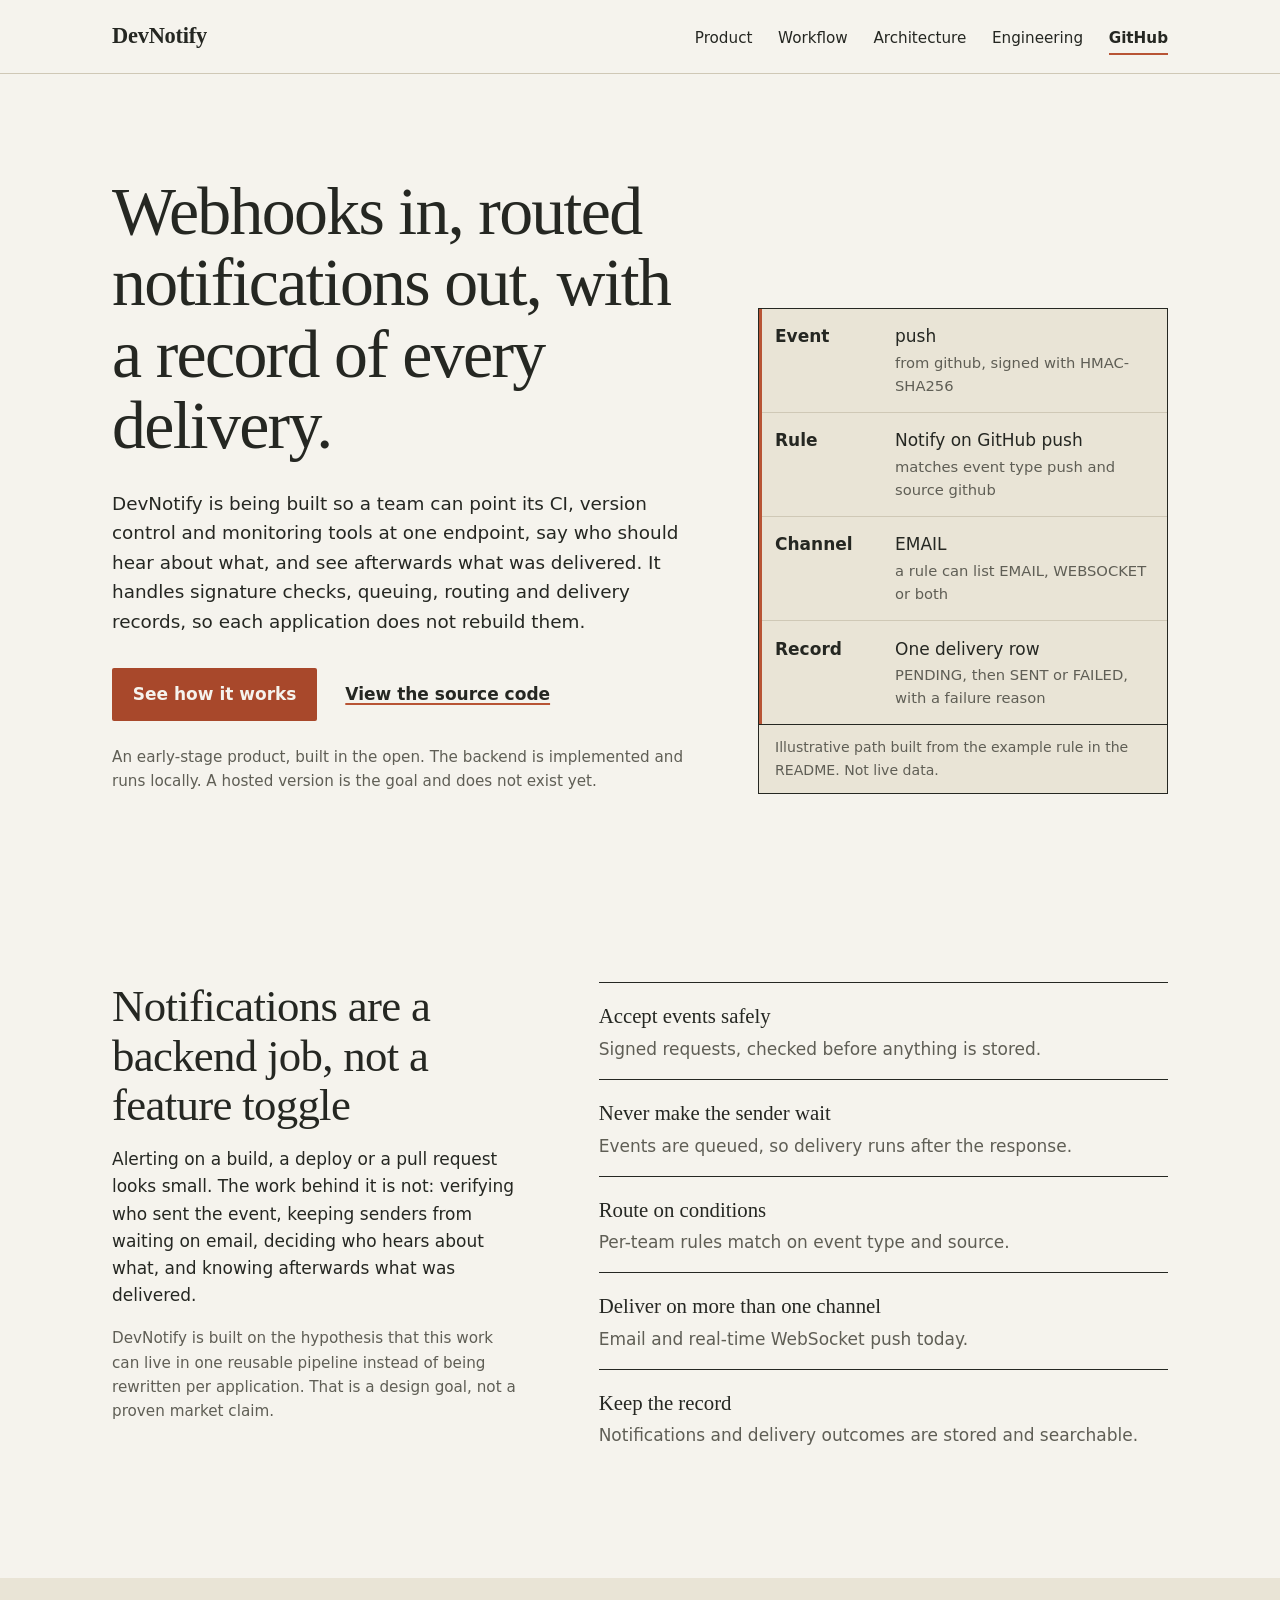
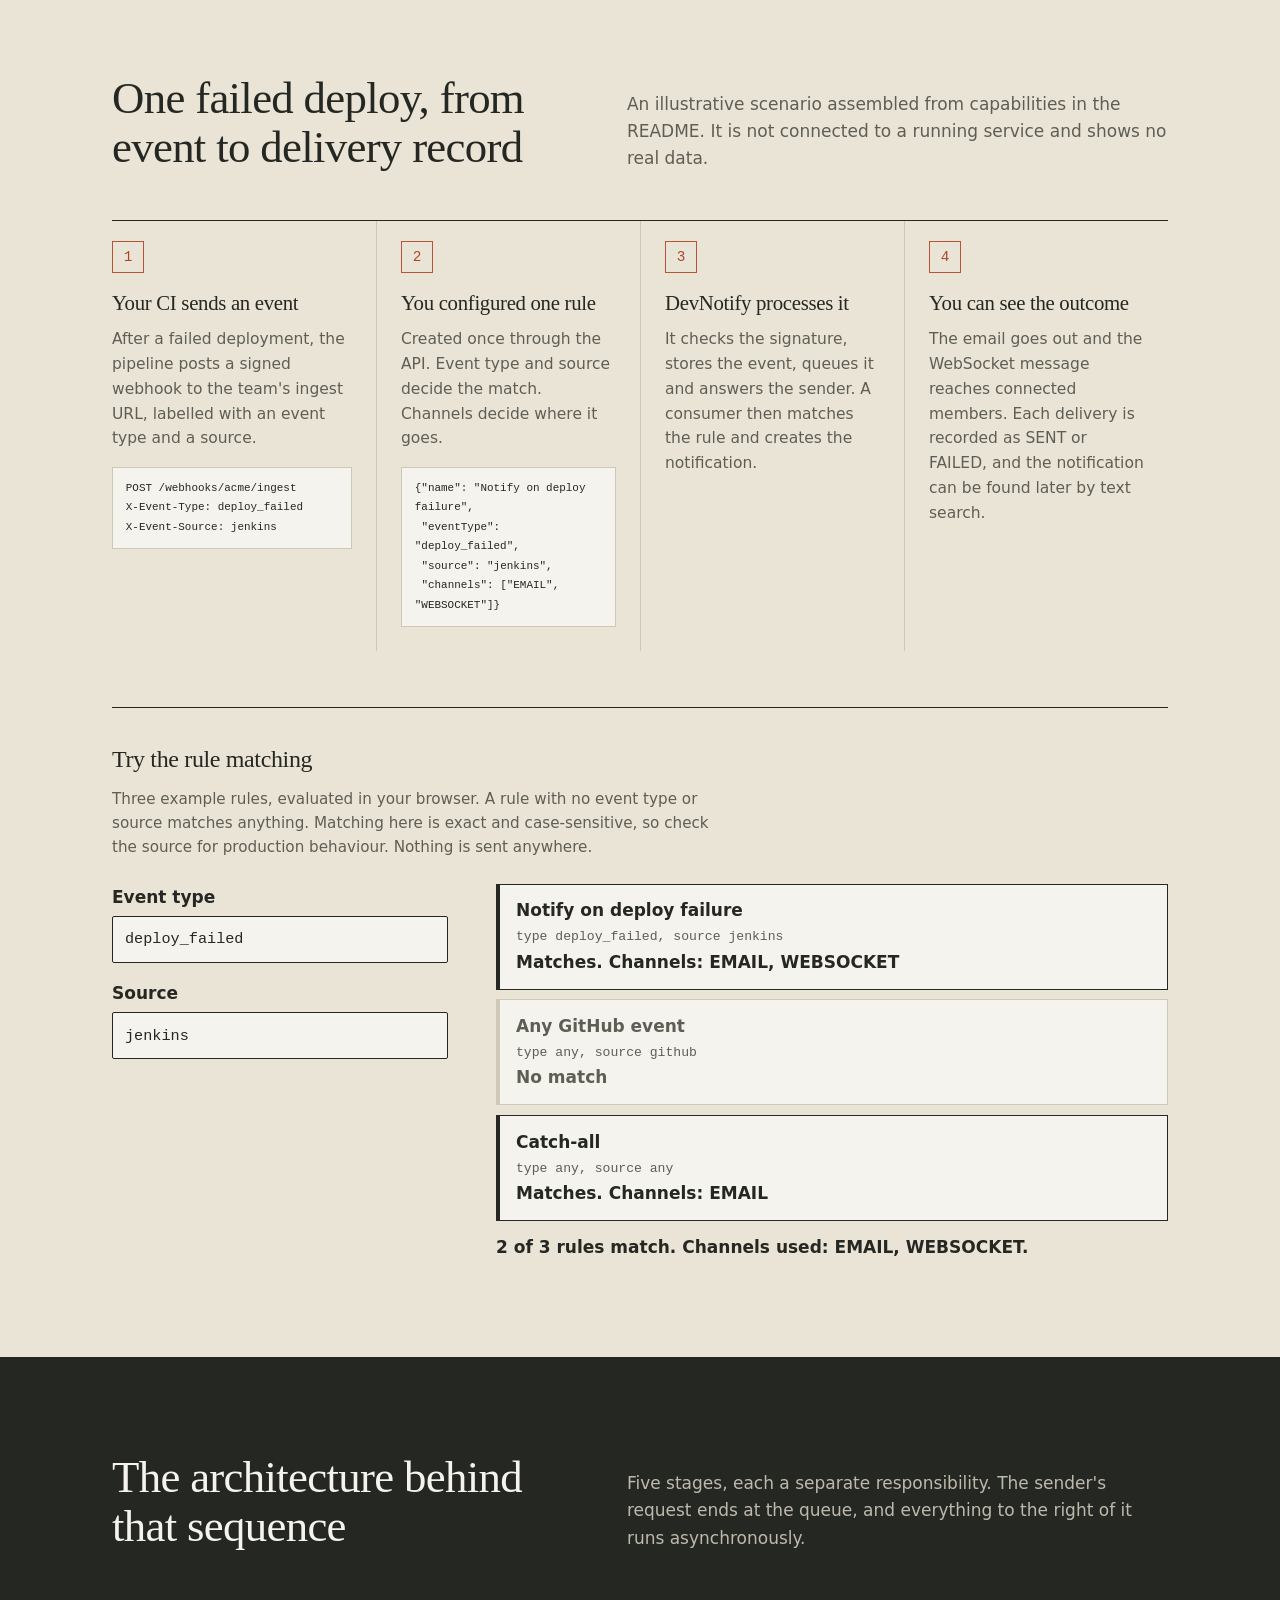
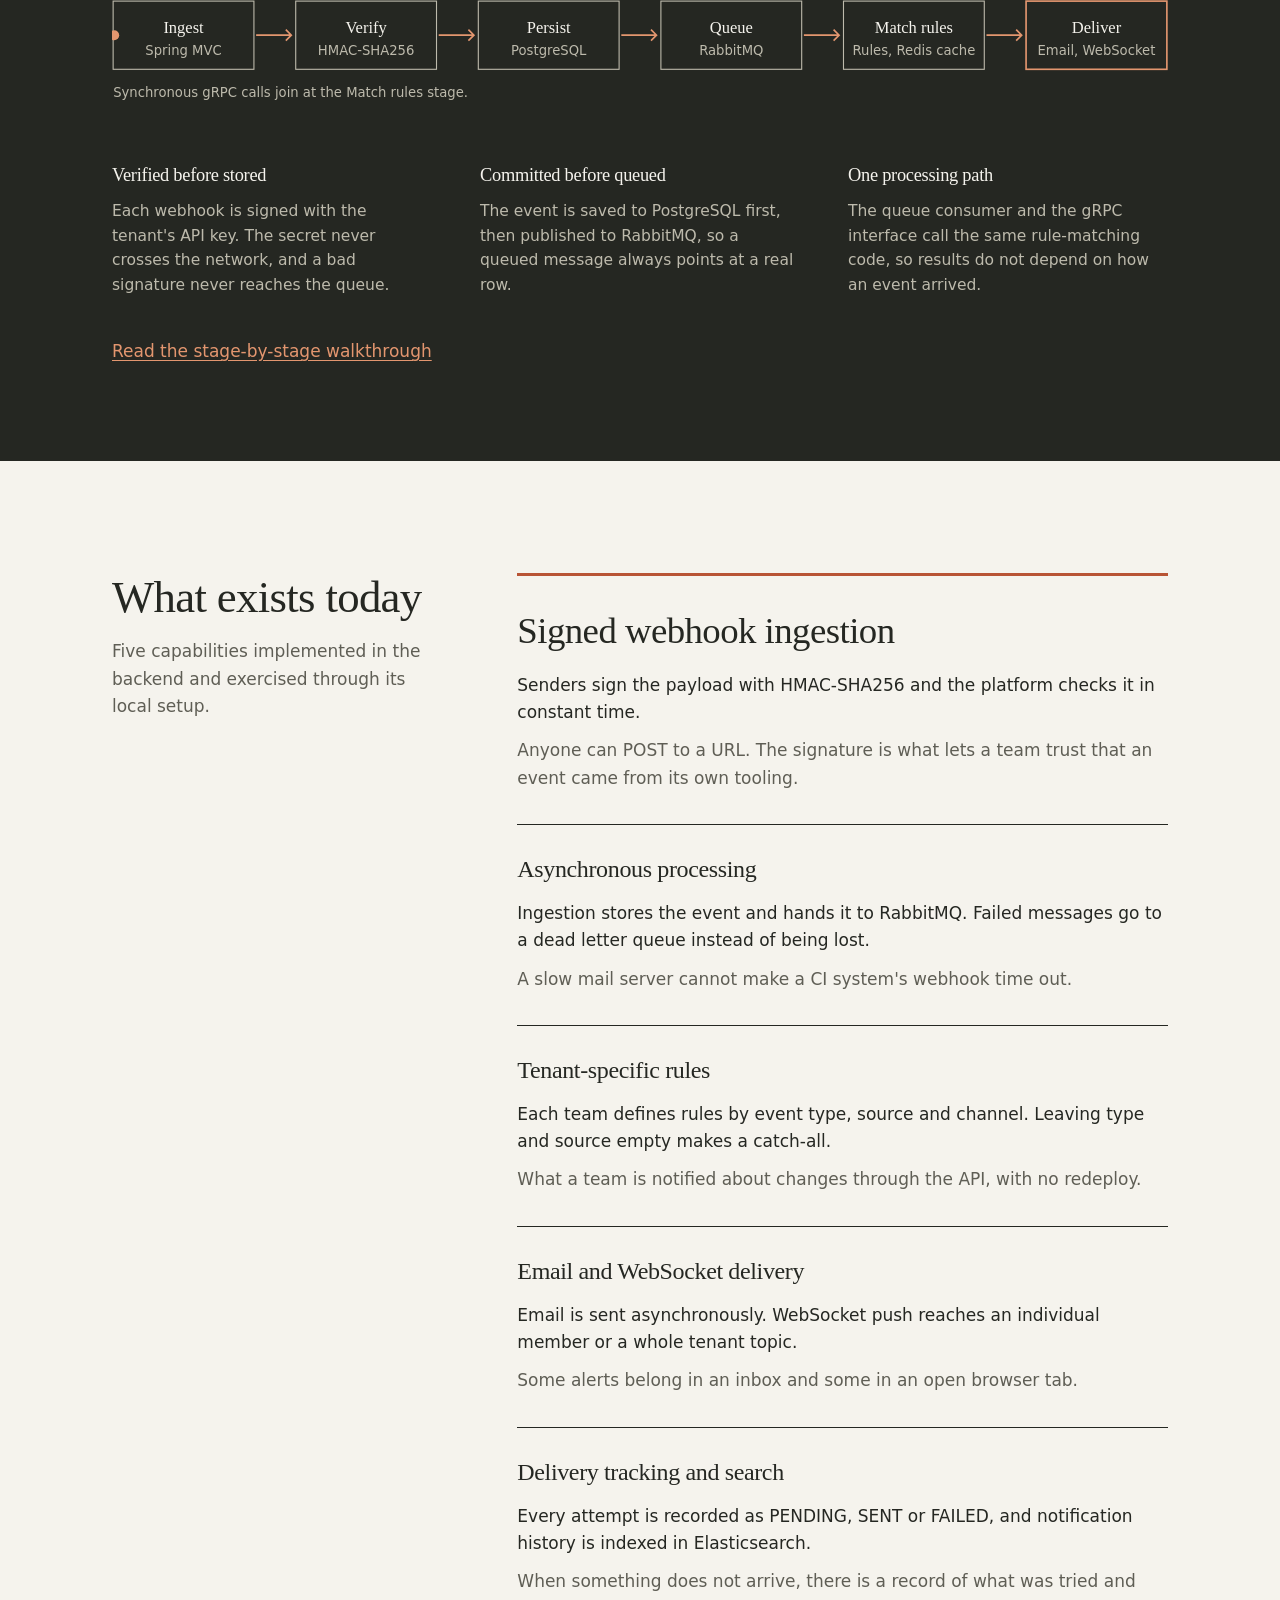
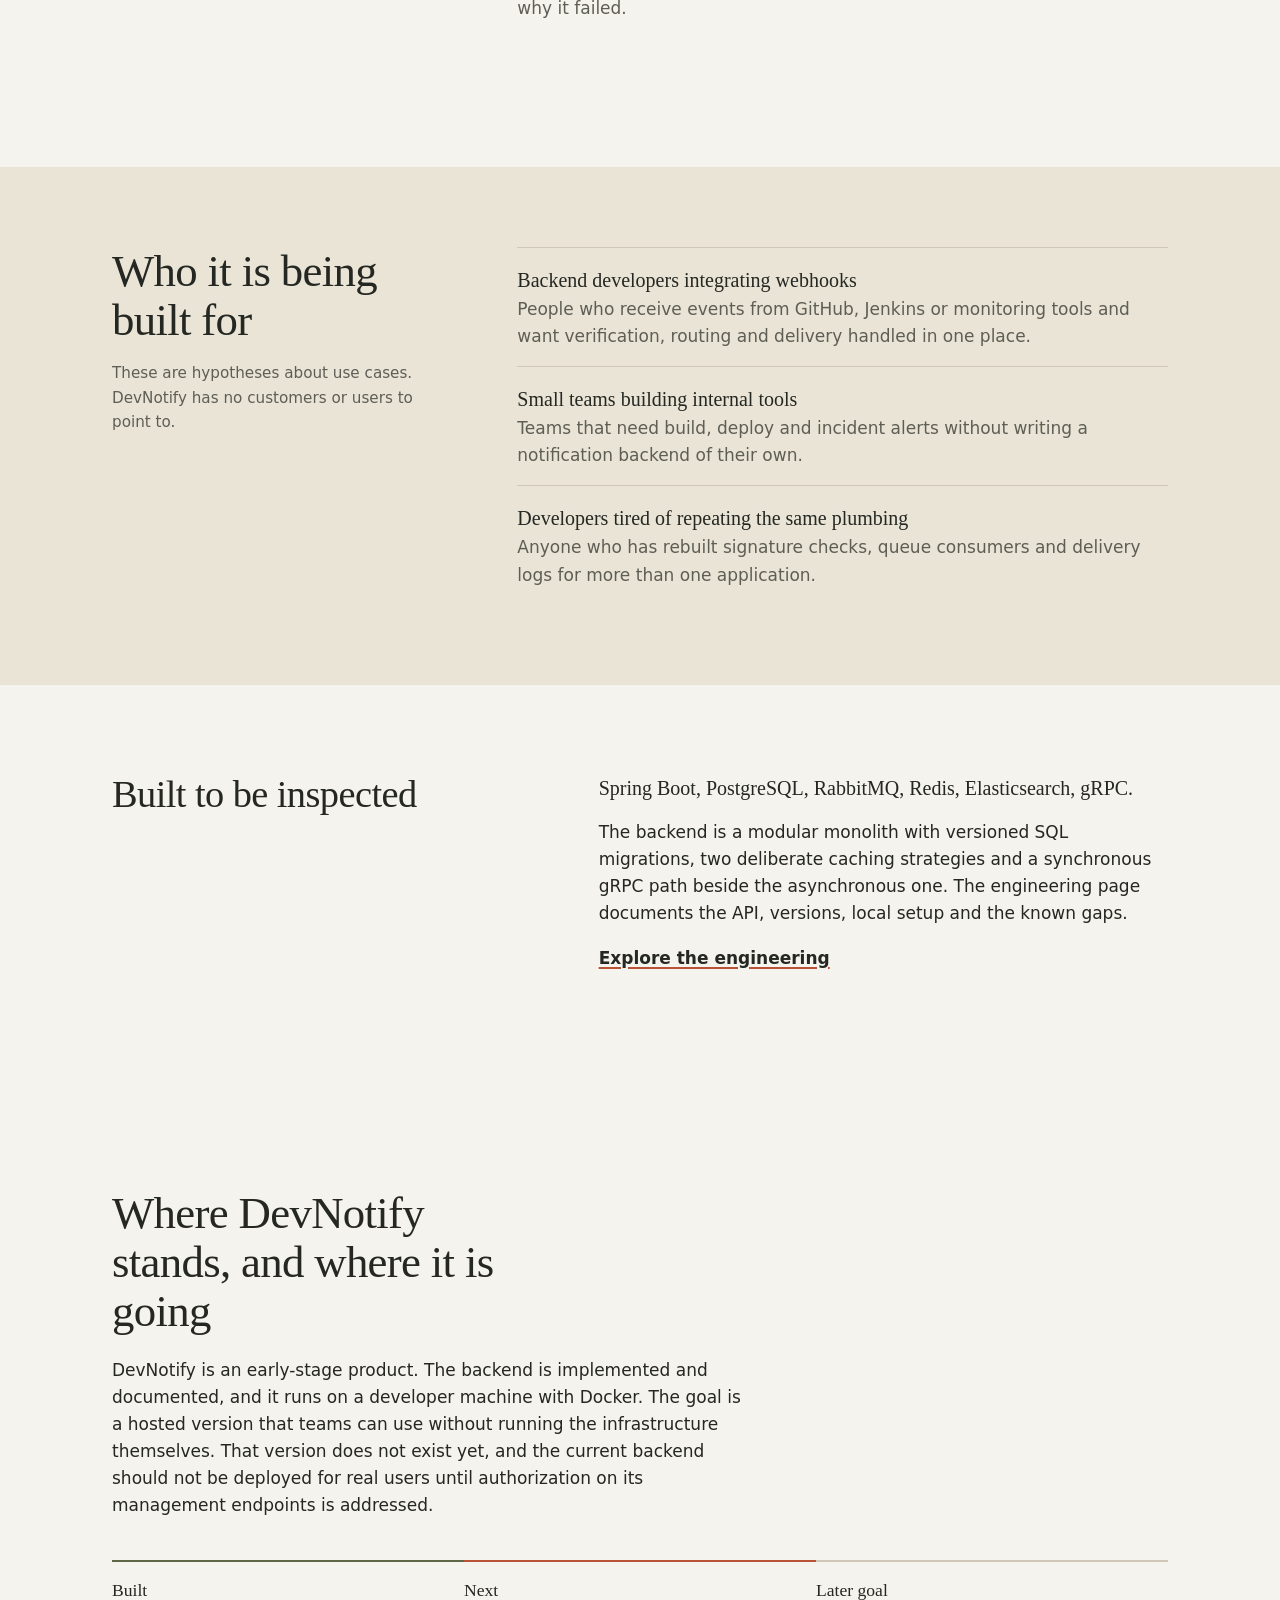
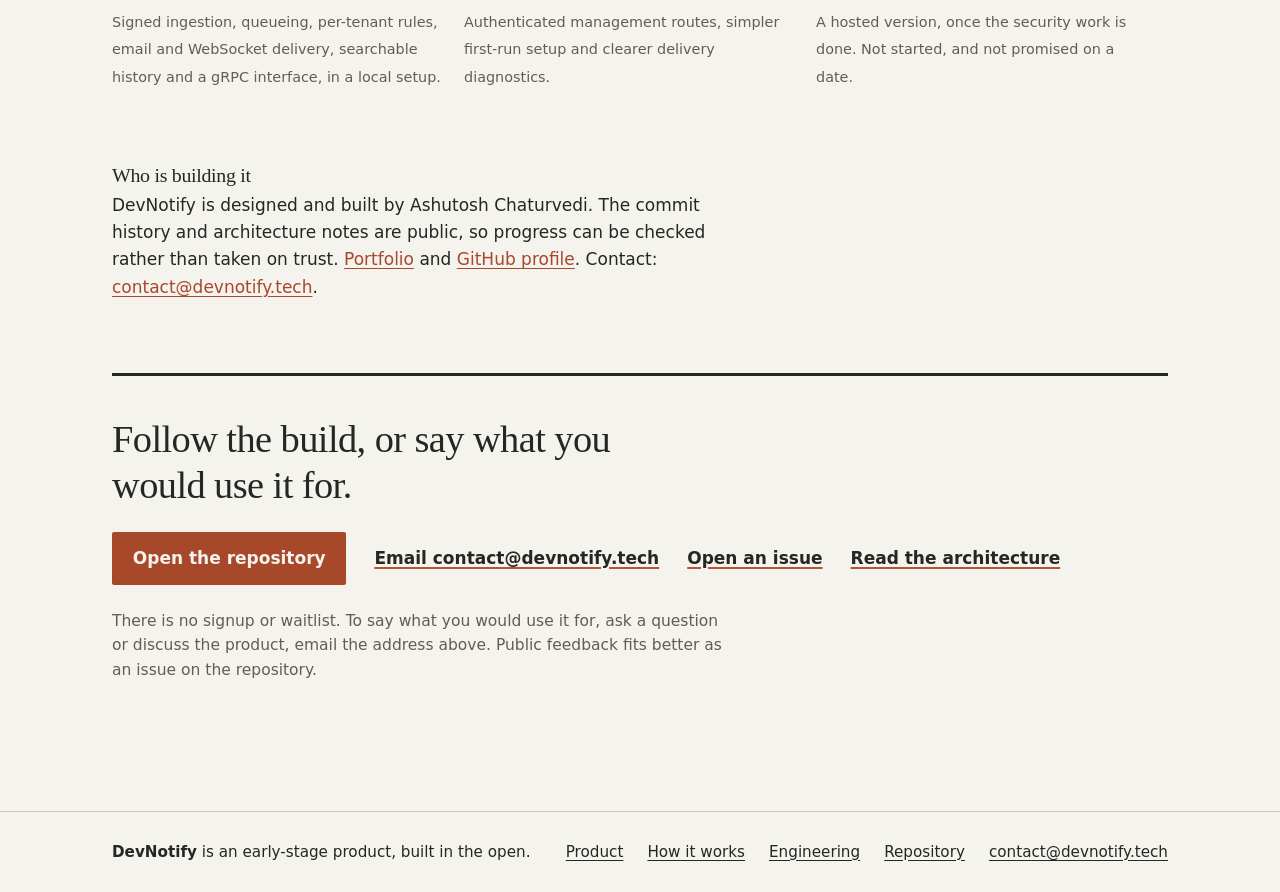
<file: index.html>
<!DOCTYPE html>
<html lang="en">
<head>
<meta charset="utf-8">
<meta name="viewport" content="width=device-width, initial-scale=1">
<title>DevNotify: a notification pipeline for the events your software produces</title>
<meta name="description" content="DevNotify is an early-stage product: an open source notification pipeline. It accepts signed events, processes them asynchronously, applies per-team rules, delivers by email and WebSocket and keeps a searchable record.">
<meta name="theme-color" content="#F5F3ED">
<link rel="canonical" href="https://devnotify.tech/">
<link rel="icon" href="favicon.svg" type="image/svg+xml">
<meta property="og:type" content="website">
<meta property="og:title" content="DevNotify">
<meta property="og:description" content="Webhooks in, routed notifications out, with a record of every delivery. An early-stage product, built in the open.">
<meta property="og:url" content="https://devnotify.tech/">
<meta name="twitter:card" content="summary">
<script>if(!(window.matchMedia&&matchMedia("(prefers-reduced-motion: reduce)").matches))document.documentElement.classList.add("js");</script>
<link rel="stylesheet" href="styles.css">
</head>
<body>
<a class="skip" href="#main">Skip to content</a>
<header class="site-header"><div class="wrap">
  <a class="wordmark" href="#top" id="top">DevNotify</a>
  <nav class="site-nav" aria-label="Primary">
    <a href="#product">Product</a><a href="#workflow">Workflow</a><a href="#how">Architecture</a><a href="engineering.html">Engineering</a>
    <a class="repo" href="https://github.com/Ashutosh-Chaturvedi/developer-notification-platform">GitHub</a>
  </nav>
</div></header>
<main id="main">

<section class="hero" aria-labelledby="hero-title"><div class="wrap">
  <div>
    <h1 class="long" id="hero-title">Webhooks in, routed notifications out, with a record of every delivery.</h1>
    <p class="lede">DevNotify is being built so a team can point its CI, version control and monitoring tools at one endpoint, say who should hear about what, and see afterwards what was delivered. It handles signature checks, queuing, routing and delivery records, so each application does not rebuild them.</p>
    <div class="actions">
      <a class="btn" href="#workflow">See how it works</a>
      <a class="textlink" href="https://github.com/Ashutosh-Chaturvedi/developer-notification-platform">View the source code</a>
    </div>
    <p class="hero-note">An early-stage product, built in the open. The backend is implemented and runs locally. A hosted version is the goal and does not exist yet.</p>
  </div>
  <figure class="ledger">
    <dl>
      <div><dt>Event</dt><dd>push<span>from github, signed with HMAC-SHA256</span></dd></div>
      <div><dt>Rule</dt><dd>Notify on GitHub push<span>matches event type push and source github</span></dd></div>
      <div><dt>Channel</dt><dd>EMAIL<span>a rule can list EMAIL, WEBSOCKET or both</span></dd></div>
      <div><dt>Record</dt><dd>One delivery row<span>PENDING, then SENT or FAILED, with a failure reason</span></dd></div>
    </dl>
    <figcaption>Illustrative path built from the example rule in the README. Not live data.</figcaption>
  </figure>
</div></section>

<section class="problem" id="product" aria-labelledby="problem-title"><div class="wrap">
  <div>
    <h2 id="problem-title">Notifications are a backend job, not a feature toggle</h2>
    <p>Alerting on a build, a deploy or a pull request looks small. The work behind it is not: verifying who sent the event, keeping senders from waiting on email, deciding who hears about what, and knowing afterwards what was delivered.</p>
    <p class="note">DevNotify is built on the hypothesis that this work can live in one reusable pipeline instead of being rewritten per application. That is a design goal, not a proven market claim.</p>
  </div>
  <dl class="resp">
    <div><dt>Accept events safely</dt><dd>Signed requests, checked before anything is stored.</dd></div>
    <div><dt>Never make the sender wait</dt><dd>Events are queued, so delivery runs after the response.</dd></div>
    <div><dt>Route on conditions</dt><dd>Per-team rules match on event type and source.</dd></div>
    <div><dt>Deliver on more than one channel</dt><dd>Email and real-time WebSocket push today.</dd></div>
    <div><dt>Keep the record</dt><dd>Notifications and delivery outcomes are stored and searchable.</dd></div>
  </dl>
</div></section>

<section class="workflow" id="workflow" aria-labelledby="wf-title"><div class="wrap">
  <div class="sec-head">
    <h2 id="wf-title">One failed deploy, from event to delivery record</h2>
    <p>An illustrative scenario assembled from capabilities in the README. It is not connected to a running service and shows no real data.</p>
  </div>
  <ol class="flow">
    <li><h3>Your CI sends an event</h3>
      <p>After a failed deployment, the pipeline posts a signed webhook to the team's ingest URL, labelled with an event type and a source.</p>
      <pre><code>POST /webhooks/acme/ingest
X-Event-Type: deploy_failed
X-Event-Source: jenkins</code></pre></li>
    <li><h3>You configured one rule</h3>
      <p>Created once through the API. Event type and source decide the match. Channels decide where it goes.</p>
      <pre><code>{"name": "Notify on deploy failure",
 "eventType": "deploy_failed",
 "source": "jenkins",
 "channels": ["EMAIL", "WEBSOCKET"]}</code></pre></li>
    <li><h3>DevNotify processes it</h3>
      <p>It checks the signature, stores the event, queues it and answers the sender. A consumer then matches the rule and creates the notification.</p></li>
    <li><h3>You can see the outcome</h3>
      <p>The email goes out and the WebSocket message reaches connected members. Each delivery is recorded as SENT or FAILED, and the notification can be found later by text search.</p></li>
  </ol>
  <div class="try" id="try">
    <h3>Try the rule matching</h3>
    <p class="note">Three example rules, evaluated in your browser. A rule with no event type or source matches anything. Matching here is exact and case-sensitive, so check the source for production behaviour. Nothing is sent anywhere.</p>
    <div class="try-grid">
      <div class="try-in">
        <label for="evt">Event type</label>
        <input id="evt" list="evts" value="deploy_failed" autocomplete="off" spellcheck="false">
        <datalist id="evts"><option value="deploy_failed"><option value="push"><option value="pull_request"></datalist>
        <label for="src">Source</label>
        <input id="src" list="srcs" value="jenkins" autocomplete="off" spellcheck="false">
        <datalist id="srcs"><option value="jenkins"><option value="github"></datalist>
      </div>
      <div>
        <ol class="try-rules" id="rules" aria-live="polite"></ol>
        <p class="try-sum" id="trysum"></p>
        <noscript><p class="note">This example needs JavaScript.</p></noscript>
      </div>
    </div>
  </div>
</div></section>

<section class="pipeline dark" id="how" aria-labelledby="how-title"><div class="wrap">
  <div class="sec-head">
    <h2 id="how-title">The architecture behind that sequence</h2>
    <p>Five stages, each a separate responsibility. The sender's request ends at the queue, and everything to the right of it runs asynchronously.</p>
  </div>
  <div class="overview" aria-hidden="true">
      <svg viewBox="0 0 960 96" xmlns="http://www.w3.org/2000/svg" focusable="false">
        <g>
          <rect class="box" x="1" y="1" width="128" height="62"/><text class="name" x="65" y="30" text-anchor="middle">Ingest</text><text class="tech" x="65" y="50" text-anchor="middle">Spring MVC</text>
          <rect class="box" x="167" y="1" width="128" height="62"/><text class="name" x="231" y="30" text-anchor="middle">Verify</text><text class="tech" x="231" y="50" text-anchor="middle">HMAC-SHA256</text>
          <rect class="box" x="333" y="1" width="128" height="62"/><text class="name" x="397" y="30" text-anchor="middle">Persist</text><text class="tech" x="397" y="50" text-anchor="middle">PostgreSQL</text>
          <rect class="box" x="499" y="1" width="128" height="62"/><text class="name" x="563" y="30" text-anchor="middle">Queue</text><text class="tech" x="563" y="50" text-anchor="middle">RabbitMQ</text>
          <rect class="box" x="665" y="1" width="128" height="62"/><text class="name" x="729" y="30" text-anchor="middle">Match rules</text><text class="tech" x="729" y="50" text-anchor="middle">Rules, Redis cache</text>
          <rect class="box last" x="831" y="1" width="128" height="62"/><text class="name" x="895" y="30" text-anchor="middle">Deliver</text><text class="tech" x="895" y="50" text-anchor="middle">Email, WebSocket</text>
        </g>
        <g class="arrow">
          <path d="M131 32h32M158 27l5 5-5 5"/><path d="M297 32h32M324 27l5 5-5 5"/><path d="M463 32h32M490 27l5 5-5 5"/><path d="M629 32h32M656 27l5 5-5 5"/><path d="M795 32h32M822 27l5 5-5 5"/>
        </g>
        <circle class="packet" cx="2" cy="32" r="4.5"/>
        <text class="tech" x="1" y="88">Synchronous gRPC calls join at the Match rules stage.</text>
      </svg>
    </div>
  <div class="decisions">
    <div><h3>Verified before stored</h3><p>Each webhook is signed with the tenant's API key. The secret never crosses the network, and a bad signature never reaches the queue.</p></div>
    <div><h3>Committed before queued</h3><p>The event is saved to PostgreSQL first, then published to RabbitMQ, so a queued message always points at a real row.</p></div>
    <div><h3>One processing path</h3><p>The queue consumer and the gRPC interface call the same rule-matching code, so results do not depend on how an event arrived.</p></div>
  </div>
  <p class="more"><a href="engineering.html#pipeline">Read the stage-by-stage walkthrough</a></p>
</div></section>

<section class="features" id="capabilities" aria-labelledby="cap-title"><div class="wrap">
  <div class="intro">
    <h2 id="cap-title">What exists today</h2>
    <p>Five capabilities implemented in the backend and exercised through its local setup.</p>
  </div>
  <div>
    <article class="feat major"><h3>Signed webhook ingestion</h3>
      <p>Senders sign the payload with HMAC-SHA256 and the platform checks it in constant time.</p>
      <p class="why">Anyone can POST to a URL. The signature is what lets a team trust that an event came from its own tooling.</p></article>
    <article class="feat"><h3>Asynchronous processing</h3>
      <p>Ingestion stores the event and hands it to RabbitMQ. Failed messages go to a dead letter queue instead of being lost.</p>
      <p class="why">A slow mail server cannot make a CI system's webhook time out.</p></article>
    <article class="feat"><h3>Tenant-specific rules</h3>
      <p>Each team defines rules by event type, source and channel. Leaving type and source empty makes a catch-all.</p>
      <p class="why">What a team is notified about changes through the API, with no redeploy.</p></article>
    <article class="feat"><h3>Email and WebSocket delivery</h3>
      <p>Email is sent asynchronously. WebSocket push reaches an individual member or a whole tenant topic.</p>
      <p class="why">Some alerts belong in an inbox and some in an open browser tab.</p></article>
    <article class="feat"><h3>Delivery tracking and search</h3>
      <p>Every attempt is recorded as PENDING, SENT or FAILED, and notification history is indexed in Elasticsearch.</p>
      <p class="why">When something does not arrive, there is a record of what was tried and why it failed.</p></article>
  </div>
</div></section>

<section class="who" aria-labelledby="who-title"><div class="wrap">
  <div><h2 id="who-title">Who it is being built for</h2><p class="note">These are hypotheses about use cases. DevNotify has no customers or users to point to.</p></div>
  <ul>
    <li><strong>Backend developers integrating webhooks</strong><span>People who receive events from GitHub, Jenkins or monitoring tools and want verification, routing and delivery handled in one place.</span></li>
    <li><strong>Small teams building internal tools</strong><span>Teams that need build, deploy and incident alerts without writing a notification backend of their own.</span></li>
    <li><strong>Developers tired of repeating the same plumbing</strong><span>Anyone who has rebuilt signature checks, queue consumers and delivery logs for more than one application.</span></li>
  </ul>
</div></section>

<section class="craft" aria-labelledby="craft-title"><div class="wrap">
  <h2 id="craft-title">Built to be inspected</h2>
  <div>
    <p class="stackline">Spring Boot, PostgreSQL, RabbitMQ, Redis, Elasticsearch, gRPC.</p>
    <p>The backend is a modular monolith with versioned SQL migrations, two deliberate caching strategies and a synchronous gRPC path beside the asynchronous one. The engineering page documents the API, versions, local setup and the known gaps.</p>
    <p><a class="textlink" href="engineering.html">Explore the engineering</a></p>
  </div>
</div></section>

<section class="status" id="status" aria-labelledby="status-title"><div class="wrap">
  <h2 id="status-title">Where DevNotify stands, and where it is going</h2>
  <p class="lead">DevNotify is an early-stage product. The backend is implemented and documented, and it runs on a developer machine with Docker. The goal is a hosted version that teams can use without running the infrastructure themselves. That version does not exist yet, and the current backend should not be deployed for real users until authorization on its management endpoints is addressed.</p>
  <ol class="phases three">
    <li class="built"><strong>Built</strong><span>Signed ingestion, queueing, per-tenant rules, email and WebSocket delivery, searchable history and a gRPC interface, in a local setup.</span></li>
    <li class="next"><strong>Next</strong><span>Authenticated management routes, simpler first-run setup and clearer delivery diagnostics.</span></li>
    <li class="later"><strong>Later goal</strong><span>A hosted version, once the security work is done. Not started, and not promised on a date.</span></li>
  </ol>
  <h3>Who is building it</h3>
  <p class="founder">DevNotify is designed and built by Ashutosh Chaturvedi. The commit history and architecture notes are public, so progress can be checked rather than taken on trust. <a href="https://ashutoshchaturvedi.me">Portfolio</a> and <a href="https://github.com/Ashutosh-Chaturvedi">GitHub profile</a>. Contact: <a href="mailto:contact@devnotify.tech">contact@devnotify.tech</a>.</p>
  <div class="close">
    <p class="big">Follow the build, or say what you would use it for.</p>
    <div class="actions">
      <a class="btn" href="https://github.com/Ashutosh-Chaturvedi/developer-notification-platform">Open the repository</a>
      <a class="textlink" href="mailto:contact@devnotify.tech">Email contact@devnotify.tech</a>
      <a class="textlink" href="https://github.com/Ashutosh-Chaturvedi/developer-notification-platform/issues">Open an issue</a>
      <a class="textlink" href="engineering.html">Read the architecture</a>
    </div>
    <p class="small">There is no signup or waitlist. To say what you would use it for, ask a question or discuss the product, email the address above. Public feedback fits better as an issue on the repository.</p>
  </div>
</div></section>
</main>
<footer class="site-footer"><div class="wrap">
  <p><strong>DevNotify</strong> is an early-stage product, built in the open.</p>
  <nav aria-label="Footer"><a href="#product">Product</a><a href="#how">How it works</a><a href="engineering.html">Engineering</a><a href="https://github.com/Ashutosh-Chaturvedi/developer-notification-platform">Repository</a><a href="mailto:contact@devnotify.tech">contact@devnotify.tech</a></nav>
</div></footer>
<script>
(function(){
  var RULES=[
    {n:"Notify on deploy failure",t:"deploy_failed",s:"jenkins",c:["EMAIL","WEBSOCKET"]},
    {n:"Any GitHub event",t:null,s:"github",c:["WEBSOCKET"]},
    {n:"Catch-all",t:null,s:null,c:["EMAIL"]}
  ];
  var evt=document.getElementById("evt"),src=document.getElementById("src"),
      list=document.getElementById("rules"),sum=document.getElementById("trysum");
  if(!evt||!src||!list||!sum)return;
  function run(){
    var t=evt.value.trim(),s=src.value.trim(),hits=0,ch=[];
    list.textContent="";
    RULES.forEach(function(r){
      var m=(r.t===null||r.t===t)&&(r.s===null||r.s===s);
      if(m){hits++;r.c.forEach(function(c){if(ch.indexOf(c)<0)ch.push(c);});}
      var li=document.createElement("li");li.className=m?"hit":"miss";
      var a=document.createElement("strong");a.textContent=r.n;
      var b=document.createElement("span");b.textContent="type "+(r.t||"any")+", source "+(r.s||"any");
      var c=document.createElement("b");c.textContent=m?"Matches. Channels: "+r.c.join(", "):"No match";
      li.appendChild(a);li.appendChild(b);li.appendChild(c);list.appendChild(li);
    });
    sum.textContent=hits?hits+" of "+RULES.length+" rules match. Channels used: "+ch.join(", ")+".":"No rule matches, so no notification is created.";
  }
  evt.addEventListener("input",run);src.addEventListener("input",run);run();
})();
</script>
<script>
(function(){
  var root=document.documentElement;
  if(!root.classList.contains("js"))return;
  if(!("IntersectionObserver" in window)){root.classList.remove("js");return;}
  document.querySelectorAll(".ledger dl div").forEach(function(d,i){d.style.setProperty("--i",i);});
  var sel=".problem .wrap>*,.resp div,.workflow .sec-head,.flow li,.try,.pipeline .sec-head,.decisions>div,.feat,.who .wrap>*,.who li,.craft .wrap>*,.status .wrap>*,.phases li";
  var els=[].slice.call(document.querySelectorAll(sel));
  var io=new IntersectionObserver(function(es){es.forEach(function(e){if(e.isIntersecting){e.target.classList.add("in");io.unobserve(e.target);}});},{threshold:.1,rootMargin:"0px 0px -5% 0px"});
  els.forEach(function(el){
    var i=[].indexOf.call(el.parentNode.children,el);
    el.classList.add("reveal");el.style.transitionDelay=Math.min(i,5)*80+"ms";io.observe(el);
  });
  setTimeout(function(){els.forEach(function(el){el.classList.add("in");});},6000);
})();
</script>
</body></html>
</file>
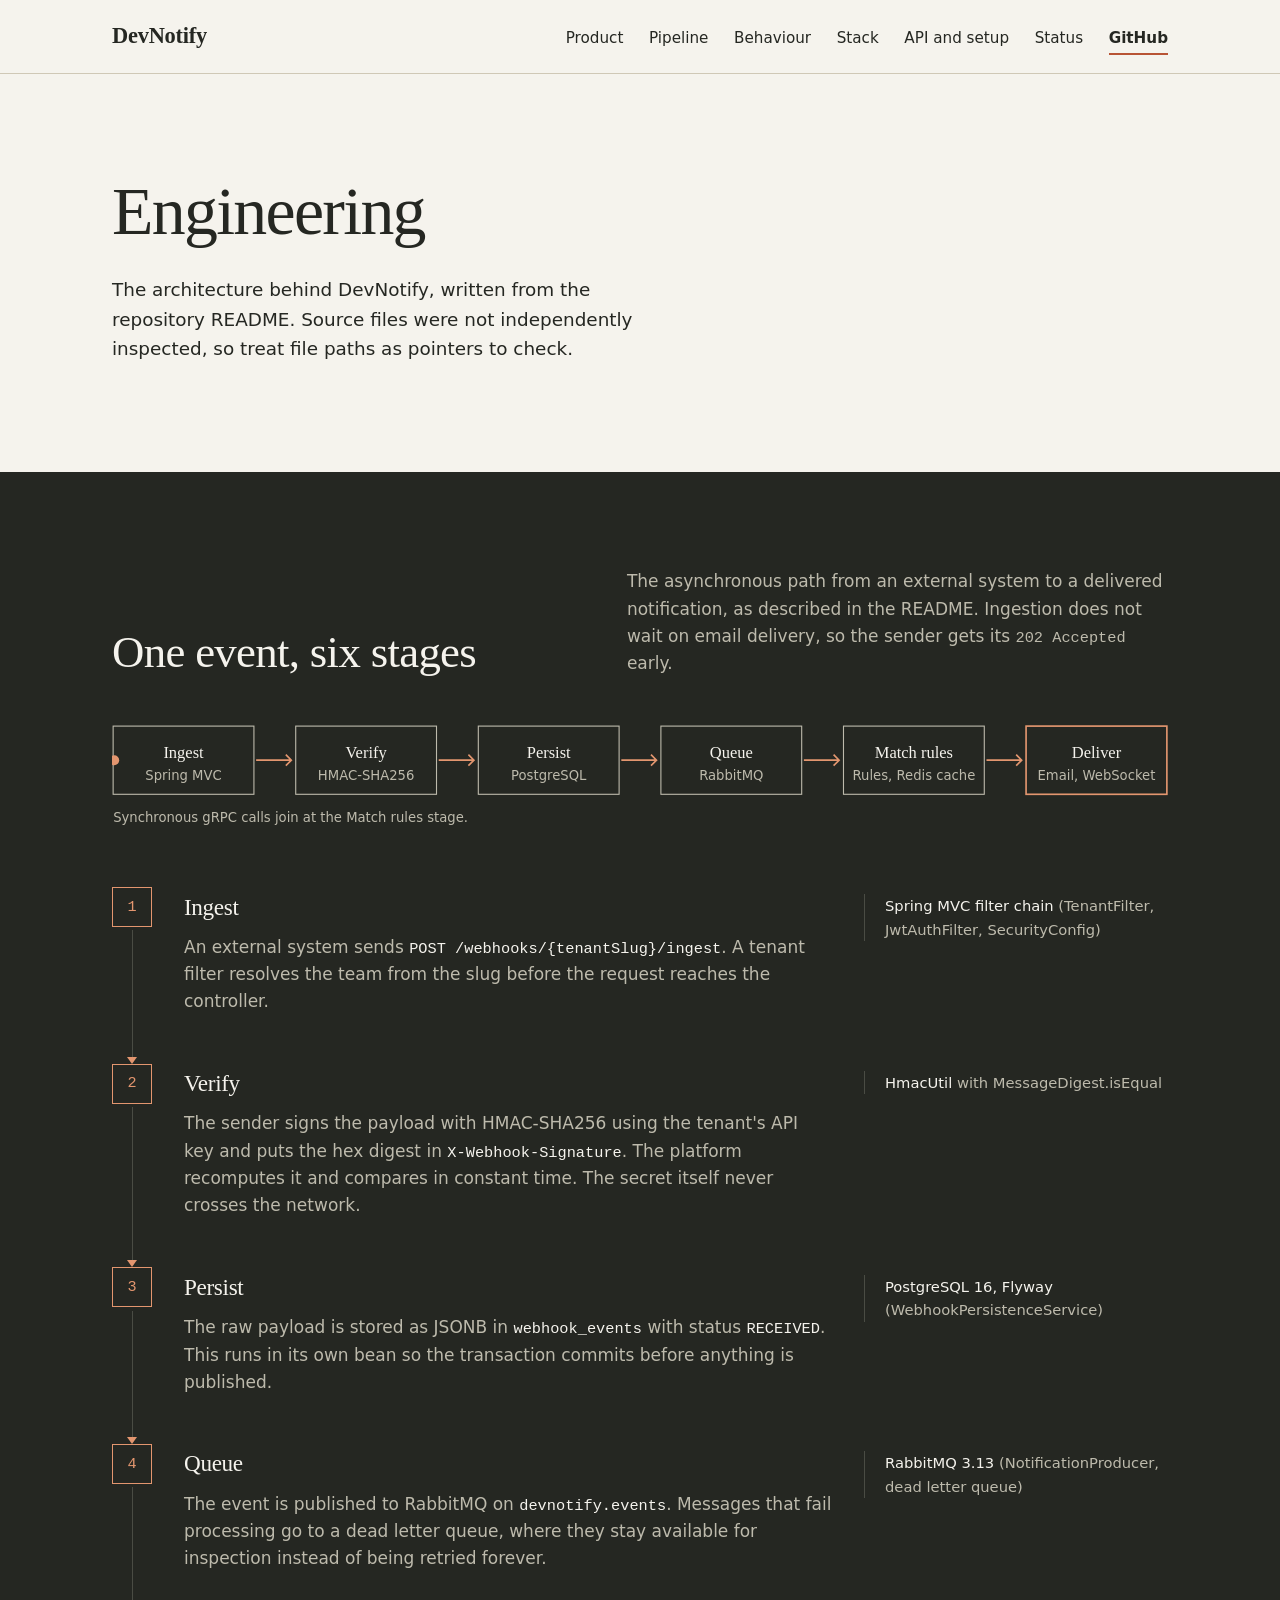
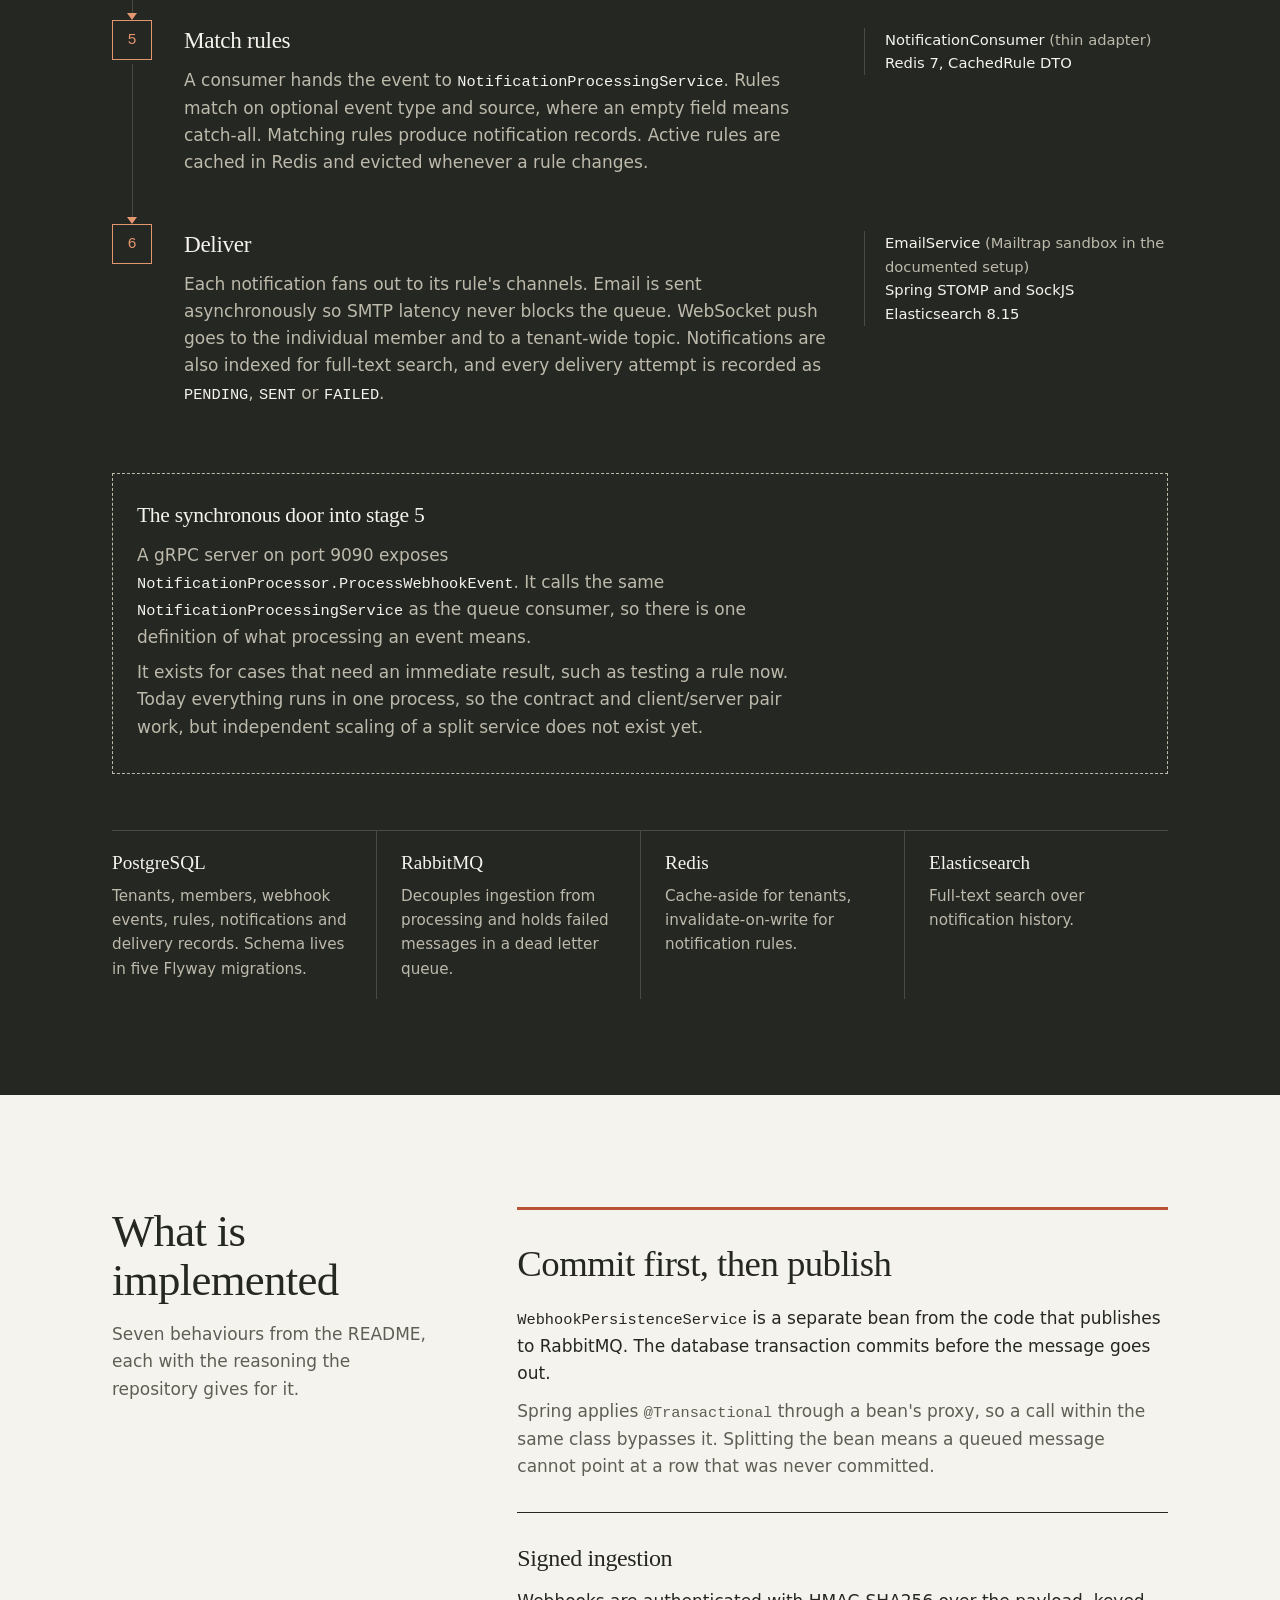
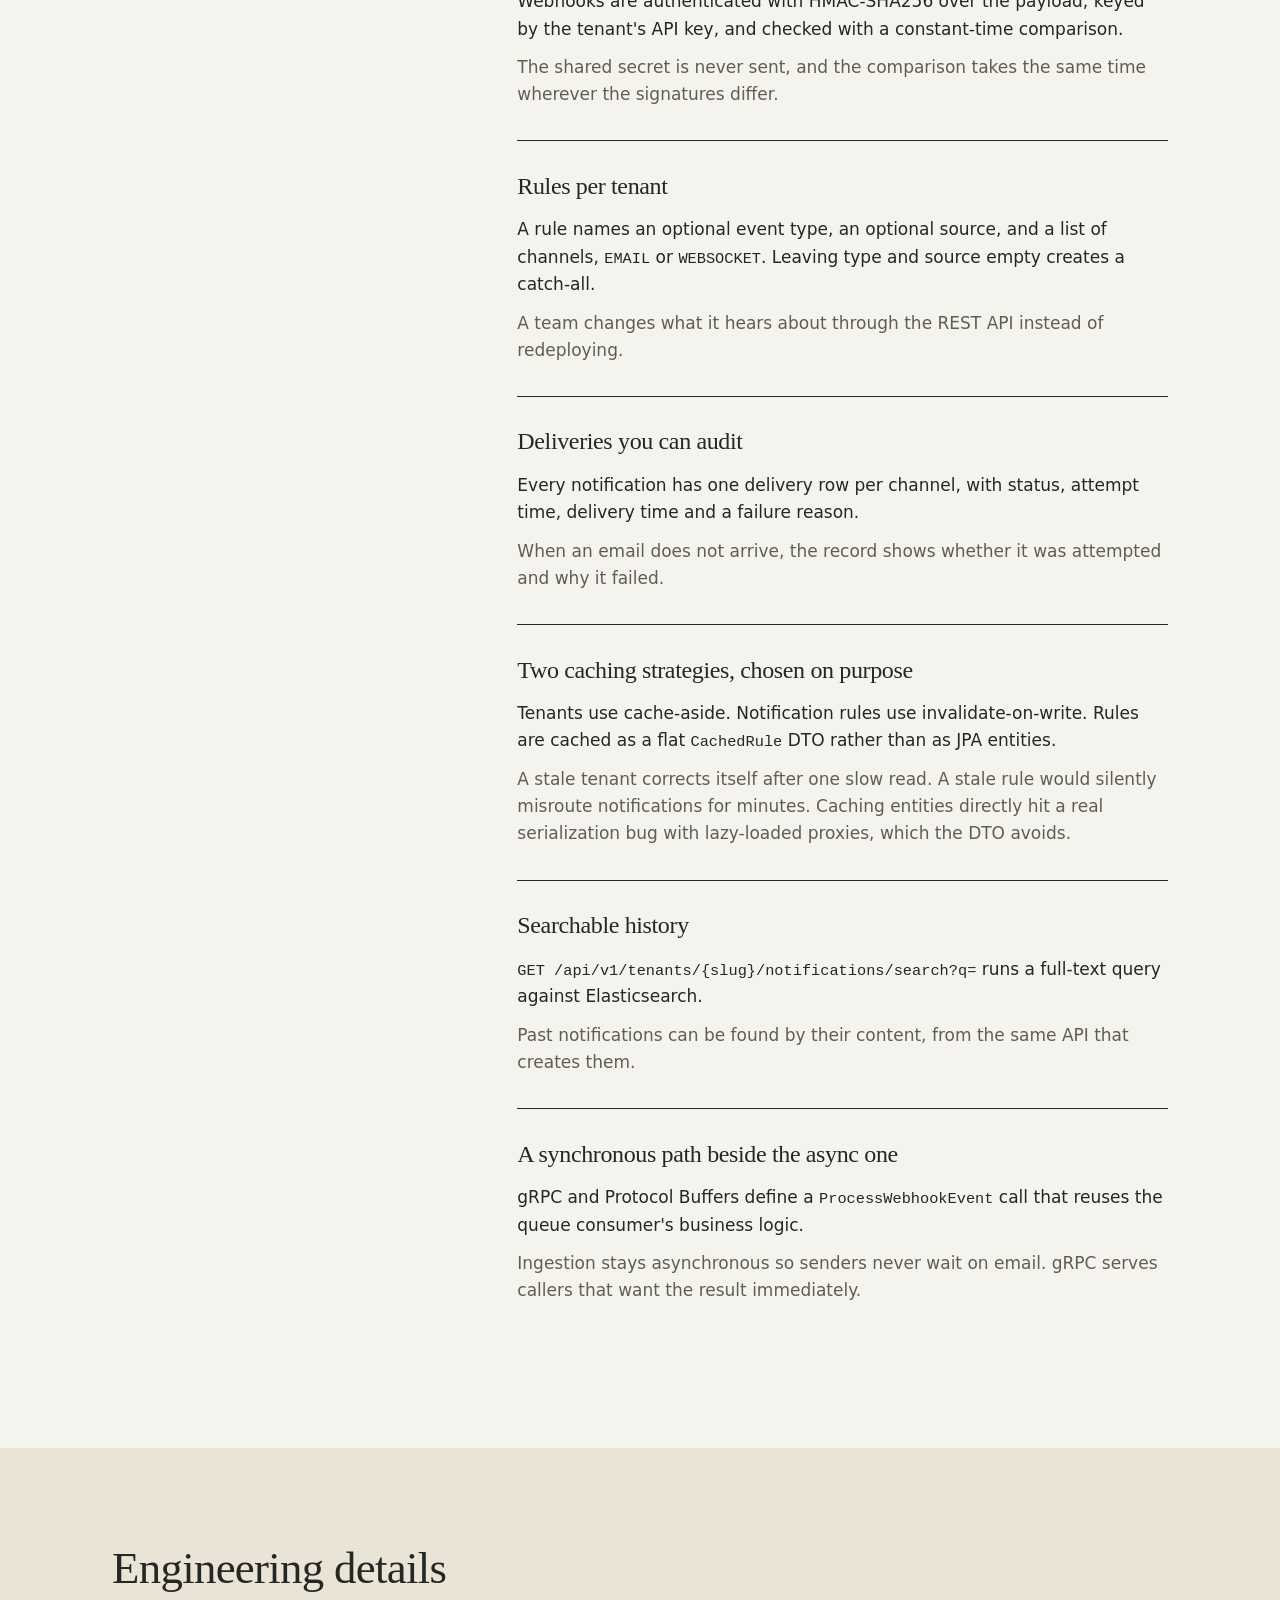
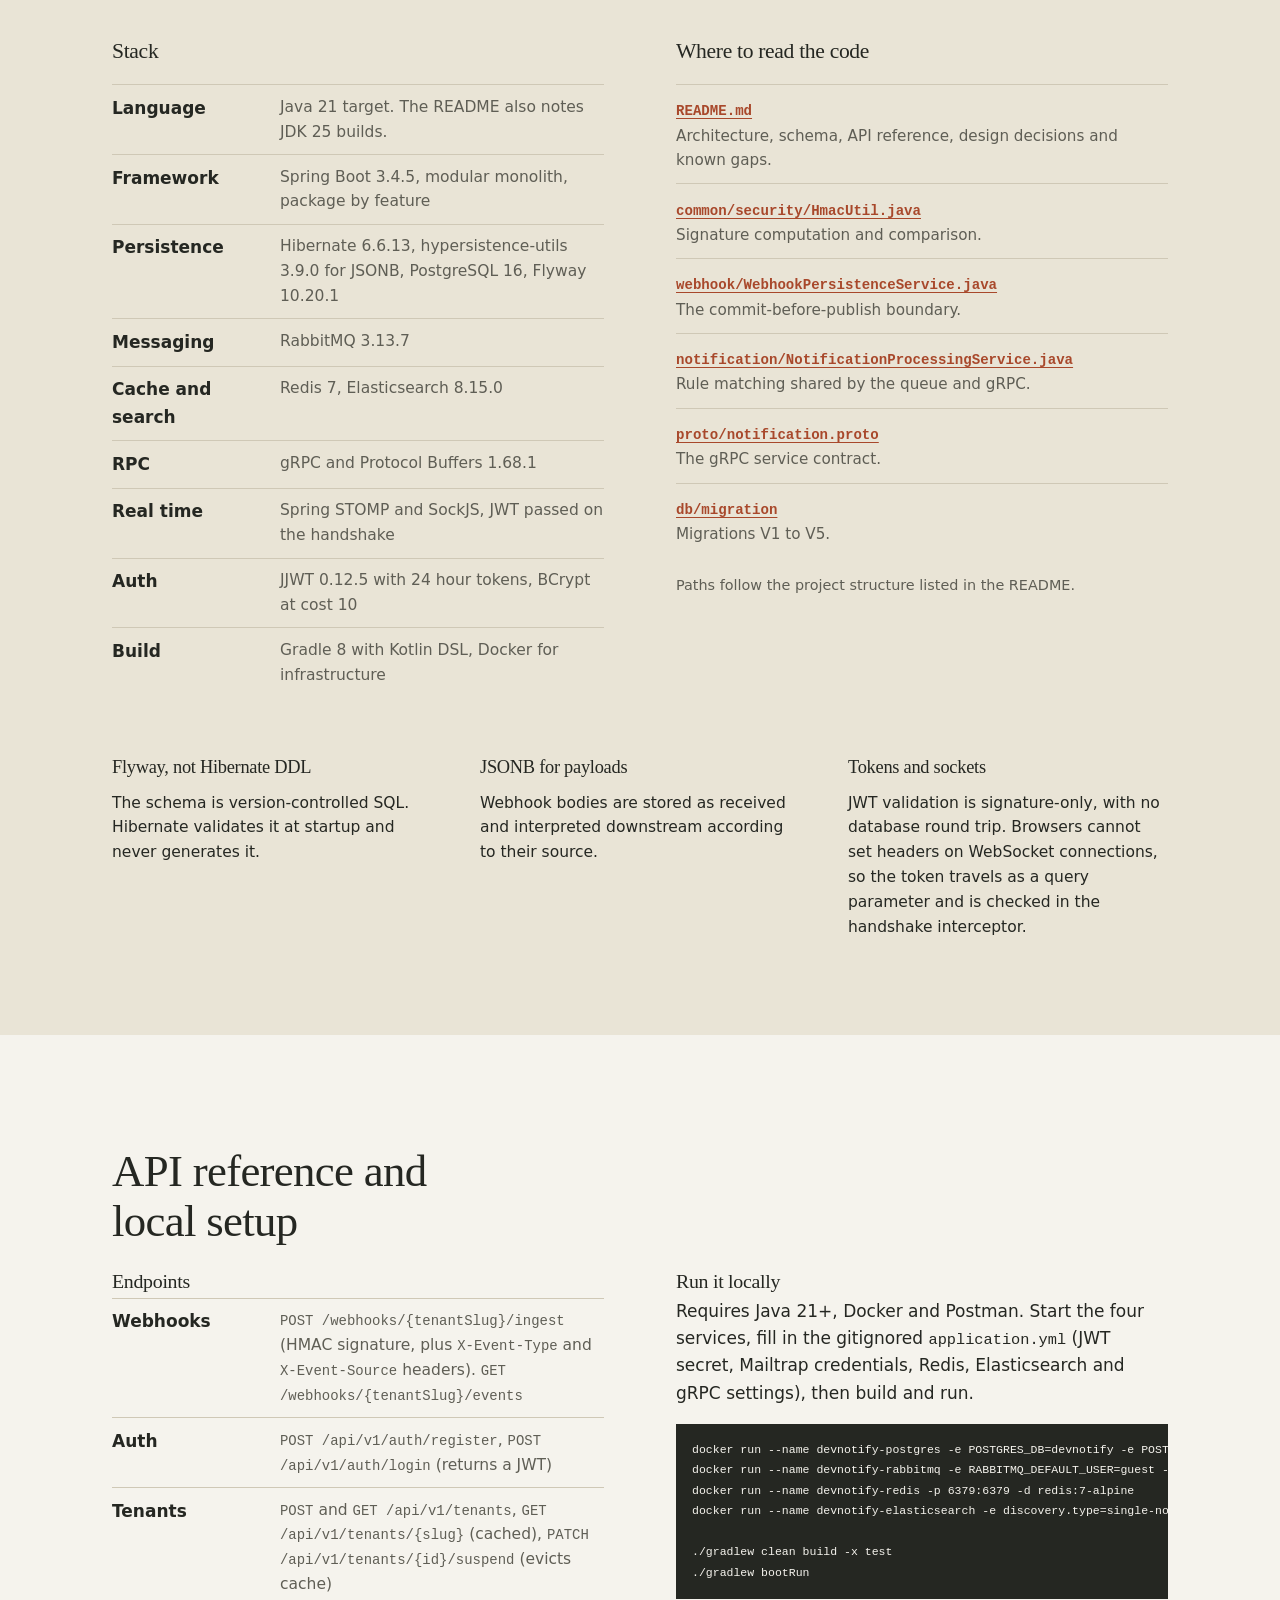
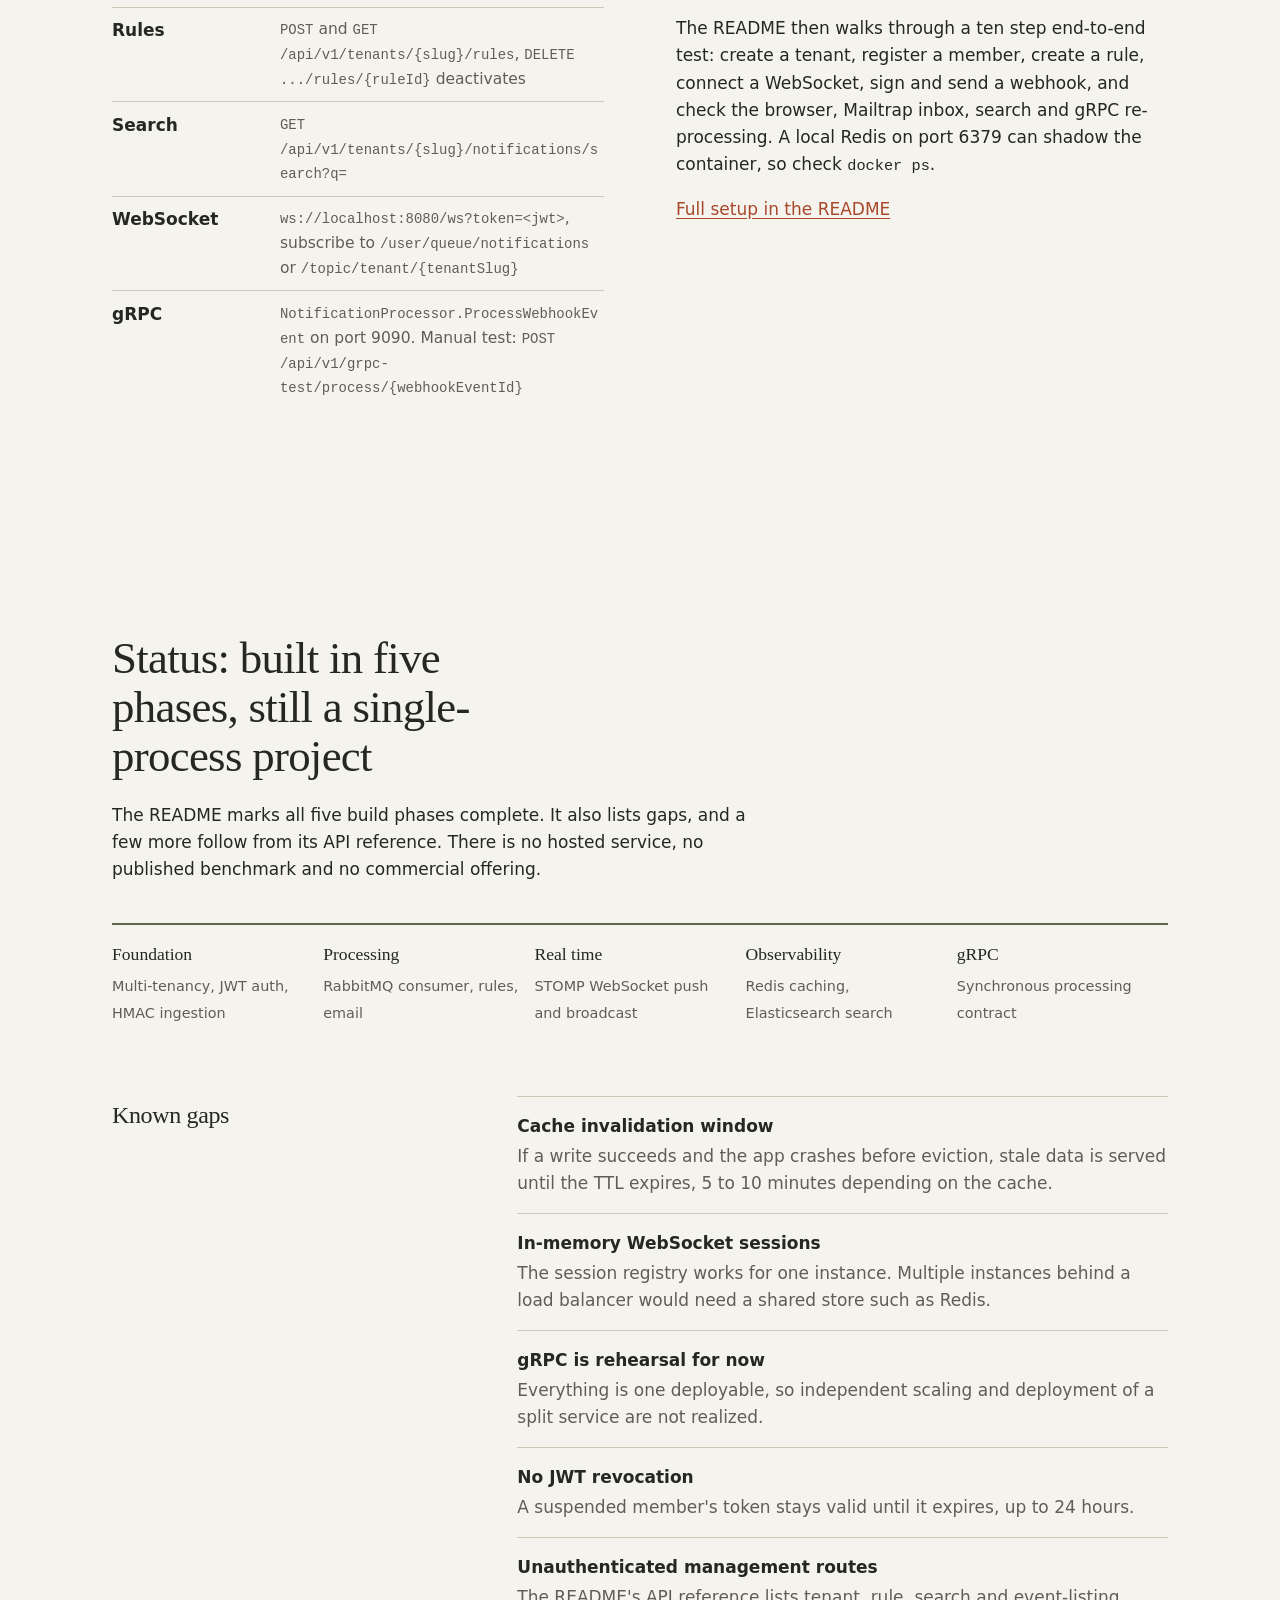
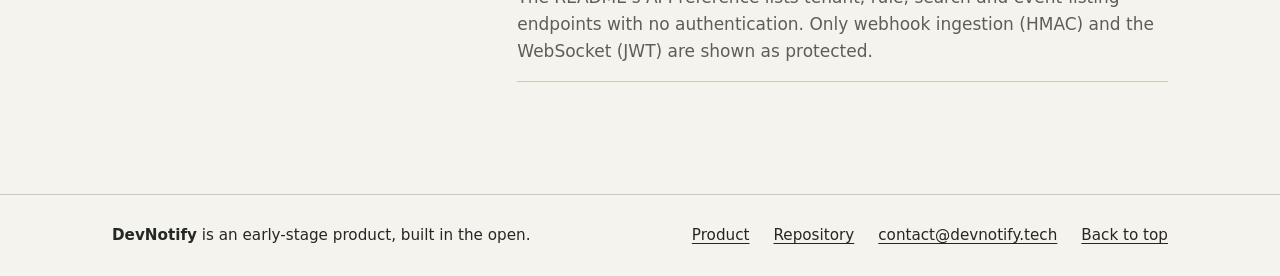
<file: engineering.html>
<!DOCTYPE html>
<html lang="en">
<head>
<meta charset="utf-8">
<meta name="viewport" content="width=device-width, initial-scale=1">
<title>DevNotify engineering: architecture, API and known limitations</title>
<meta name="description" content="How DevNotify is built: the event pipeline stage by stage, implemented behaviour, stack versions, API reference, local setup and known gaps.">
<meta name="theme-color" content="#F5F3ED">
<link rel="canonical" href="https://devnotify.tech/engineering.html">
<link rel="icon" href="favicon.svg" type="image/svg+xml">
<meta property="og:type" content="website">
<meta property="og:title" content="DevNotify engineering">
<meta property="og:description" content="Architecture, API reference, local setup and known gaps of the DevNotify backend.">
<meta property="og:url" content="https://devnotify.tech/engineering.html">
<meta name="twitter:card" content="summary">
<link rel="stylesheet" href="styles.css">
</head>
<body>
<a class="skip" href="#main">Skip to content</a>
<header class="site-header" id="top"><div class="wrap">
  <a class="wordmark" href="index.html">DevNotify</a>
  <nav class="site-nav" aria-label="Primary">
    <a href="index.html">Product</a><a href="#pipeline">Pipeline</a><a href="#features">Behaviour</a><a href="#engineering">Stack</a><a href="#api">API and setup</a><a href="#status">Status</a>
    <a class="repo" href="https://github.com/Ashutosh-Chaturvedi/developer-notification-platform">GitHub</a>
  </nav>
</div></header>
<main id="main">
<section class="hero"><div class="wrap"><div>
  <h1>Engineering</h1>
  <p class="lede">The architecture behind DevNotify, written from the repository README. Source files were not independently inspected, so treat file paths as pointers to check.</p>
</div></div></section>
<section class="pipeline dark" id="pipeline" aria-labelledby="pipeline-title">
  <div class="wrap">
    <div class="sec-head">
      <h2 id="pipeline-title">One event, six stages</h2>
      <p>The asynchronous path from an external system to a delivered notification, as described in the README. Ingestion does not wait on email delivery, so the sender gets its <code>202 Accepted</code> early.</p>
    </div>

    <div class="overview" aria-hidden="true">
      <svg viewBox="0 0 960 96" xmlns="http://www.w3.org/2000/svg" focusable="false">
        <g>
          <rect class="box" x="1" y="1" width="128" height="62"/><text class="name" x="65" y="30" text-anchor="middle">Ingest</text><text class="tech" x="65" y="50" text-anchor="middle">Spring MVC</text>
          <rect class="box" x="167" y="1" width="128" height="62"/><text class="name" x="231" y="30" text-anchor="middle">Verify</text><text class="tech" x="231" y="50" text-anchor="middle">HMAC-SHA256</text>
          <rect class="box" x="333" y="1" width="128" height="62"/><text class="name" x="397" y="30" text-anchor="middle">Persist</text><text class="tech" x="397" y="50" text-anchor="middle">PostgreSQL</text>
          <rect class="box" x="499" y="1" width="128" height="62"/><text class="name" x="563" y="30" text-anchor="middle">Queue</text><text class="tech" x="563" y="50" text-anchor="middle">RabbitMQ</text>
          <rect class="box" x="665" y="1" width="128" height="62"/><text class="name" x="729" y="30" text-anchor="middle">Match rules</text><text class="tech" x="729" y="50" text-anchor="middle">Rules, Redis cache</text>
          <rect class="box last" x="831" y="1" width="128" height="62"/><text class="name" x="895" y="30" text-anchor="middle">Deliver</text><text class="tech" x="895" y="50" text-anchor="middle">Email, WebSocket</text>
        </g>
        <g class="arrow">
          <path d="M131 32h32M158 27l5 5-5 5"/><path d="M297 32h32M324 27l5 5-5 5"/><path d="M463 32h32M490 27l5 5-5 5"/><path d="M629 32h32M656 27l5 5-5 5"/><path d="M795 32h32M822 27l5 5-5 5"/>
        </g>
        <circle class="packet" cx="2" cy="32" r="4.5"/>
        <text class="tech" x="1" y="88">Synchronous gRPC calls join at the Match rules stage.</text>
      </svg>
    </div>

    <ol class="rail">
      <li>
        <span class="rail-n" aria-hidden="true">1</span>
        <div class="body">
          <h3>Ingest</h3>
          <p>An external system sends <code>POST /webhooks/{tenantSlug}/ingest</code>. A tenant filter resolves the team from the slug before the request reaches the controller.</p>
        </div>
        <p class="tech">Spring MVC filter chain <span>(TenantFilter, JwtAuthFilter, SecurityConfig)</span></p>
      </li>
      <li>
        <span class="rail-n" aria-hidden="true">2</span>
        <div class="body">
          <h3>Verify</h3>
          <p>The sender signs the payload with HMAC-SHA256 using the tenant's API key and puts the hex digest in <code>X-Webhook-Signature</code>. The platform recomputes it and compares in constant time. The secret itself never crosses the network.</p>
        </div>
        <p class="tech">HmacUtil <span>with MessageDigest.isEqual</span></p>
      </li>
      <li>
        <span class="rail-n" aria-hidden="true">3</span>
        <div class="body">
          <h3>Persist</h3>
          <p>The raw payload is stored as JSONB in <code>webhook_events</code> with status <code>RECEIVED</code>. This runs in its own bean so the transaction commits before anything is published.</p>
        </div>
        <p class="tech">PostgreSQL 16, Flyway <span>(WebhookPersistenceService)</span></p>
      </li>
      <li>
        <span class="rail-n" aria-hidden="true">4</span>
        <div class="body">
          <h3>Queue</h3>
          <p>The event is published to RabbitMQ on <code>devnotify.events</code>. Messages that fail processing go to a dead letter queue, where they stay available for inspection instead of being retried forever.</p>
        </div>
        <p class="tech">RabbitMQ 3.13 <span>(NotificationProducer, dead letter queue)</span></p>
      </li>
      <li>
        <span class="rail-n" aria-hidden="true">5</span>
        <div class="body">
          <h3>Match rules</h3>
          <p>A consumer hands the event to <code>NotificationProcessingService</code>. Rules match on optional event type and source, where an empty field means catch-all. Matching rules produce notification records. Active rules are cached in Redis and evicted whenever a rule changes.</p>
        </div>
        <p class="tech">NotificationConsumer <span>(thin adapter)</span><br>Redis 7, CachedRule DTO</p>
      </li>
      <li>
        <span class="rail-n" aria-hidden="true">6</span>
        <div class="body">
          <h3>Deliver</h3>
          <p>Each notification fans out to its rule's channels. Email is sent asynchronously so SMTP latency never blocks the queue. WebSocket push goes to the individual member and to a tenant-wide topic. Notifications are also indexed for full-text search, and every delivery attempt is recorded as <code>PENDING</code>, <code>SENT</code> or <code>FAILED</code>.</p>
        </div>
        <p class="tech">EmailService <span>(Mailtrap sandbox in the documented setup)</span><br>Spring STOMP and SockJS<br>Elasticsearch 8.15</p>
      </li>
    </ol>

    <div class="sync">
      <h3>The synchronous door into stage 5</h3>
      <p>A gRPC server on port 9090 exposes <code>NotificationProcessor.ProcessWebhookEvent</code>. It calls the same <code>NotificationProcessingService</code> as the queue consumer, so there is one definition of what processing an event means.</p>
      <p>It exists for cases that need an immediate result, such as testing a rule now. Today everything runs in one process, so the contract and client/server pair work, but independent scaling of a split service does not exist yet.</p>
    </div>

    <dl class="stores">
      <div><dt>PostgreSQL</dt><dd>Tenants, members, webhook events, rules, notifications and delivery records. Schema lives in five Flyway migrations.</dd></div>
      <div><dt>RabbitMQ</dt><dd>Decouples ingestion from processing and holds failed messages in a dead letter queue.</dd></div>
      <div><dt>Redis</dt><dd>Cache-aside for tenants, invalidate-on-write for notification rules.</dd></div>
      <div><dt>Elasticsearch</dt><dd>Full-text search over notification history.</dd></div>
    </dl>
  </div>
</section><section class="features" id="features" aria-labelledby="features-title">
  <div class="wrap">
    <div class="intro">
      <h2 id="features-title">What is implemented</h2>
      <p>Seven behaviours from the README, each with the reasoning the repository gives for it.</p>
    </div>
    <div>
      <article class="feat major">
        <h3>Commit first, then publish</h3>
        <p><code>WebhookPersistenceService</code> is a separate bean from the code that publishes to RabbitMQ. The database transaction commits before the message goes out.</p>
        <p class="why">Spring applies <code>@Transactional</code> through a bean's proxy, so a call within the same class bypasses it. Splitting the bean means a queued message cannot point at a row that was never committed.</p>
      </article>
      <article class="feat">
        <h3>Signed ingestion</h3>
        <p>Webhooks are authenticated with HMAC-SHA256 over the payload, keyed by the tenant's API key, and checked with a constant-time comparison.</p>
        <p class="why">The shared secret is never sent, and the comparison takes the same time wherever the signatures differ.</p>
      </article>
      <article class="feat">
        <h3>Rules per tenant</h3>
        <p>A rule names an optional event type, an optional source, and a list of channels, <code>EMAIL</code> or <code>WEBSOCKET</code>. Leaving type and source empty creates a catch-all.</p>
        <p class="why">A team changes what it hears about through the REST API instead of redeploying.</p>
      </article>
      <article class="feat">
        <h3>Deliveries you can audit</h3>
        <p>Every notification has one delivery row per channel, with status, attempt time, delivery time and a failure reason.</p>
        <p class="why">When an email does not arrive, the record shows whether it was attempted and why it failed.</p>
      </article>
      <article class="feat">
        <h3>Two caching strategies, chosen on purpose</h3>
        <p>Tenants use cache-aside. Notification rules use invalidate-on-write. Rules are cached as a flat <code>CachedRule</code> DTO rather than as JPA entities.</p>
        <p class="why">A stale tenant corrects itself after one slow read. A stale rule would silently misroute notifications for minutes. Caching entities directly hit a real serialization bug with lazy-loaded proxies, which the DTO avoids.</p>
      </article>
      <article class="feat">
        <h3>Searchable history</h3>
        <p><code>GET /api/v1/tenants/{slug}/notifications/search?q=</code> runs a full-text query against Elasticsearch.</p>
        <p class="why">Past notifications can be found by their content, from the same API that creates them.</p>
      </article>
      <article class="feat">
        <h3>A synchronous path beside the async one</h3>
        <p>gRPC and Protocol Buffers define a <code>ProcessWebhookEvent</code> call that reuses the queue consumer's business logic.</p>
        <p class="why">Ingestion stays asynchronous so senders never wait on email. gRPC serves callers that want the result immediately.</p>
      </article>
    </div>
  </div>
</section><section class="eng" id="engineering" aria-labelledby="eng-title">
  <div class="wrap">
    <h2 id="eng-title">Engineering details</h2>
    <div class="eng-grid">
      <div>
        <h3>Stack</h3>
        <dl class="stack">
          <div><dt>Language</dt><dd>Java 21 target. The README also notes JDK 25 builds.</dd></div>
          <div><dt>Framework</dt><dd>Spring Boot 3.4.5, modular monolith, package by feature</dd></div>
          <div><dt>Persistence</dt><dd>Hibernate 6.6.13, hypersistence-utils 3.9.0 for JSONB, PostgreSQL 16, Flyway 10.20.1</dd></div>
          <div><dt>Messaging</dt><dd>RabbitMQ 3.13.7</dd></div>
          <div><dt>Cache and search</dt><dd>Redis 7, Elasticsearch 8.15.0</dd></div>
          <div><dt>RPC</dt><dd>gRPC and Protocol Buffers 1.68.1</dd></div>
          <div><dt>Real time</dt><dd>Spring STOMP and SockJS, JWT passed on the handshake</dd></div>
          <div><dt>Auth</dt><dd>JJWT 0.12.5 with 24 hour tokens, BCrypt at cost 10</dd></div>
          <div><dt>Build</dt><dd>Gradle 8 with Kotlin DSL, Docker for infrastructure</dd></div>
        </dl>
      </div>
      <div>
        <h3>Where to read the code</h3>
        <ul class="files">
          <li><a href="https://github.com/Ashutosh-Chaturvedi/developer-notification-platform/blob/main/README.md">README.md</a><span>Architecture, schema, API reference, design decisions and known gaps.</span></li>
          <li><a href="https://github.com/Ashutosh-Chaturvedi/developer-notification-platform/blob/main/src/main/java/com/devnotify/platform/common/security/HmacUtil.java">common/security/HmacUtil.java</a><span>Signature computation and comparison.</span></li>
          <li><a href="https://github.com/Ashutosh-Chaturvedi/developer-notification-platform/blob/main/src/main/java/com/devnotify/platform/webhook/WebhookPersistenceService.java">webhook/WebhookPersistenceService.java</a><span>The commit-before-publish boundary.</span></li>
          <li><a href="https://github.com/Ashutosh-Chaturvedi/developer-notification-platform/blob/main/src/main/java/com/devnotify/platform/notification/NotificationProcessingService.java">notification/NotificationProcessingService.java</a><span>Rule matching shared by the queue and gRPC.</span></li>
          <li><a href="https://github.com/Ashutosh-Chaturvedi/developer-notification-platform/blob/main/src/main/proto/notification.proto">proto/notification.proto</a><span>The gRPC service contract.</span></li>
          <li><a href="https://github.com/Ashutosh-Chaturvedi/developer-notification-platform/tree/main/src/main/resources/db/migration">db/migration</a><span>Migrations V1 to V5.</span></li>
        </ul>
        <p class="files-note">Paths follow the project structure listed in the README.</p>
      </div>
    </div>

    <div class="decisions">
      <div><h3>Flyway, not Hibernate DDL</h3><p>The schema is version-controlled SQL. Hibernate validates it at startup and never generates it.</p></div>
      <div><h3>JSONB for payloads</h3><p>Webhook bodies are stored as received and interpreted downstream according to their source.</p></div>
      <div><h3>Tokens and sockets</h3><p>JWT validation is signature-only, with no database round trip. Browsers cannot set headers on WebSocket connections, so the token travels as a query parameter and is checked in the handshake interceptor.</p></div>
    </div>
  </div>
</section><section class="status" id="api" aria-labelledby="api-title"><div class="wrap">
<h2 id="api-title">API reference and local setup</h2>
<div class="eng-grid">
<div><h3>Endpoints</h3><dl class="stack">
<div><dt>Webhooks</dt><dd><code>POST /webhooks/{tenantSlug}/ingest</code> (HMAC signature, plus <code>X-Event-Type</code> and <code>X-Event-Source</code> headers). <code>GET /webhooks/{tenantSlug}/events</code></dd></div>
<div><dt>Auth</dt><dd><code>POST /api/v1/auth/register</code>, <code>POST /api/v1/auth/login</code> (returns a JWT)</dd></div>
<div><dt>Tenants</dt><dd><code>POST</code> and <code>GET /api/v1/tenants</code>, <code>GET /api/v1/tenants/{slug}</code> (cached), <code>PATCH /api/v1/tenants/{id}/suspend</code> (evicts cache)</dd></div>
<div><dt>Rules</dt><dd><code>POST</code> and <code>GET /api/v1/tenants/{slug}/rules</code>, <code>DELETE .../rules/{ruleId}</code> deactivates</dd></div>
<div><dt>Search</dt><dd><code>GET /api/v1/tenants/{slug}/notifications/search?q=</code></dd></div>
<div><dt>WebSocket</dt><dd><code>ws://localhost:8080/ws?token=&lt;jwt&gt;</code>, subscribe to <code>/user/queue/notifications</code> or <code>/topic/tenant/{tenantSlug}</code></dd></div>
<div><dt>gRPC</dt><dd><code>NotificationProcessor.ProcessWebhookEvent</code> on port 9090. Manual test: <code>POST /api/v1/grpc-test/process/{webhookEventId}</code></dd></div>
</dl></div>
<div><h3>Run it locally</h3>
<p>Requires Java 21+, Docker and Postman. Start the four services, fill in the gitignored <code>application.yml</code> (JWT secret, Mailtrap credentials, Redis, Elasticsearch and gRPC settings), then build and run.</p>
<pre class="setup"><code>docker run --name devnotify-postgres -e POSTGRES_DB=devnotify -e POSTGRES_USER=devnotify -e POSTGRES_PASSWORD=devnotify -p 5432:5432 -d postgres:16
docker run --name devnotify-rabbitmq -e RABBITMQ_DEFAULT_USER=guest -e RABBITMQ_DEFAULT_PASS=guest -p 5672:5672 -p 15672:15672 -d rabbitmq:3-management
docker run --name devnotify-redis -p 6379:6379 -d redis:7-alpine
docker run --name devnotify-elasticsearch -e discovery.type=single-node -e xpack.security.enabled=false -p 9200:9200 -d docker.elastic.co/elasticsearch/elasticsearch:8.15.0

./gradlew clean build -x test
./gradlew bootRun</code></pre>
<p>The README then walks through a ten step end-to-end test: create a tenant, register a member, create a rule, connect a WebSocket, sign and send a webhook, and check the browser, Mailtrap inbox, search and gRPC re-processing. A local Redis on port 6379 can shadow the container, so check <code>docker ps</code>.</p>
<p><a href="https://github.com/Ashutosh-Chaturvedi/developer-notification-platform#readme">Full setup in the README</a></p></div>
</div></div></section>
<section class="status" id="status" aria-labelledby="status-title">
  <div class="wrap">
    <h2 id="status-title">Status: built in five phases, still a single-process project</h2>
    <p class="lead">The README marks all five build phases complete. It also lists gaps, and a few more follow from its API reference. There is no hosted service, no published benchmark and no commercial offering.</p>

    <ol class="phases">
      <li><strong>Foundation</strong><span>Multi-tenancy, JWT auth, HMAC ingestion</span></li>
      <li><strong>Processing</strong><span>RabbitMQ consumer, rules, email</span></li>
      <li><strong>Real time</strong><span>STOMP WebSocket push and broadcast</span></li>
      <li><strong>Observability</strong><span>Redis caching, Elasticsearch search</span></li>
      <li><strong>gRPC</strong><span>Synchronous processing contract</span></li>
    </ol>

    <div class="gaps-grid">
      <h3>Known gaps</h3>
      <ul class="gaps">
        <li><strong>Cache invalidation window</strong><span>If a write succeeds and the app crashes before eviction, stale data is served until the TTL expires, 5 to 10 minutes depending on the cache.</span></li>
        <li><strong>In-memory WebSocket sessions</strong><span>The session registry works for one instance. Multiple instances behind a load balancer would need a shared store such as Redis.</span></li>
        <li><strong>gRPC is rehearsal for now</strong><span>Everything is one deployable, so independent scaling and deployment of a split service are not realized.</span></li>
        <li><strong>No JWT revocation</strong><span>A suspended member's token stays valid until it expires, up to 24 hours.</span></li>
        <li><strong>Unauthenticated management routes</strong><span>The README's API reference lists tenant, rule, search and event-listing endpoints with no authentication. Only webhook ingestion (HMAC) and the WebSocket (JWT) are shown as protected.</span></li>
      </ul>
    </div>

    </div>
</section></main>
<footer class="site-footer"><div class="wrap">
<p><strong>DevNotify</strong> is an early-stage product, built in the open.</p>
<nav aria-label="Footer"><a href="index.html">Product</a><a href="https://github.com/Ashutosh-Chaturvedi/developer-notification-platform">Repository</a><a href="mailto:contact@devnotify.tech">contact@devnotify.tech</a><a href="#top">Back to top</a></nav>
</div></footer>
</body></html>
</file>
<file: styles.css>
:root{
  --bg:#F5F3ED; --ink:#252722; --muted:#5F5E55;
  --rust:#A8482B; --rust-fill:#B85435; --rust-light:#E3966F;
  --sand:#E9E4D6; --line:#CFC8B6; --sage:#5E6849;
  --dark-line:#4A4C44; --dark-muted:#BDBAAC;
  --serif:"Iowan Old Style","Palatino Linotype","Book Antiqua",Palatino,Georgia,serif;
  --sans:system-ui,-apple-system,"Segoe UI",Roboto,Helvetica,Arial,sans-serif;
  --mono:ui-monospace,SFMono-Regular,Menlo,Consolas,"Liberation Mono",monospace;
  --max:72rem; --gut:clamp(1.25rem,4vw,3rem);
}
*,*::before,*::after{box-sizing:border-box}
html{-webkit-text-size-adjust:100%}
@media (prefers-reduced-motion:no-preference){html{scroll-behavior:smooth}}
body{margin:0;background:var(--bg);color:var(--ink);font-family:var(--sans);font-size:1.0625rem;line-height:1.6}
img,svg{max-width:100%}
a{color:var(--rust);text-underline-offset:.2em}
a:hover{color:var(--ink)}
:focus-visible{outline:3px solid var(--rust);outline-offset:3px}
.dark :focus-visible{outline-color:var(--rust-light)}
code,pre,.mono{font-family:var(--mono)}
code{font-size:.9em;overflow-wrap:anywhere}
h1,h2,h3{font-family:var(--serif);font-weight:500;letter-spacing:-.015em;margin:0}
p{margin:0 0 1em;max-width:62ch}
section[id]{scroll-margin-top:1rem}
.wrap{max-width:var(--max);margin-inline:auto;padding-inline:var(--gut)}
.skip{position:absolute;left:-999px;top:0;background:var(--ink);color:var(--bg);padding:.6rem 1rem;z-index:10}
.skip:focus{left:0}

/* header */
.site-header{border-bottom:1px solid var(--line)}
.site-header .wrap{display:flex;flex-wrap:wrap;align-items:baseline;justify-content:space-between;gap:.5rem 2rem;padding-block:1.1rem}
.wordmark{font-family:var(--serif);font-size:1.4rem;font-weight:600;color:var(--ink);text-decoration:none;letter-spacing:-.01em}
.site-nav{display:flex;flex-wrap:wrap;gap:.4rem 1.6rem;font-size:.95rem}
.site-nav a{color:var(--ink);text-decoration:none;padding-block:.2rem}
.site-nav a:hover{text-decoration:underline;text-decoration-color:var(--rust);text-underline-offset:.3em}
.site-nav a.repo{border-bottom:2px solid var(--rust-fill);font-weight:600}

/* hero */
.hero{padding-block:clamp(3rem,8vw,6.5rem) clamp(3rem,6vw,5rem)}
.hero .wrap{display:grid;grid-template-columns:minmax(0,1fr);gap:3rem}
@media (min-width:60rem){.hero .wrap{grid-template-columns:7fr 5fr;gap:4.5rem;align-items:end}}
.hero h1{font-size:clamp(2.35rem,5.3vw,4.3rem);line-height:1.05;letter-spacing:-.025em;max-width:15ch;margin-bottom:1.75rem}
.lede{font-size:1.15rem;max-width:36rem;margin-bottom:2rem}
.actions{display:flex;flex-wrap:wrap;align-items:center;gap:1rem 1.75rem;margin-bottom:1.5rem}
.btn{display:inline-block;background:var(--rust);color:var(--bg);padding:.8rem 1.3rem;border-radius:2px;font-weight:600;text-decoration:none}
.btn:hover{background:var(--ink);color:var(--bg)}
.textlink{color:var(--ink);font-weight:600;text-decoration-color:var(--rust-fill);text-decoration-thickness:2px}
.hero-note{font-size:.95rem;color:var(--muted);margin:0}
.contract{border:1px solid var(--ink);background:var(--sand)}
.contract-head{display:flex;justify-content:space-between;gap:1rem;padding:.6rem .9rem;border-bottom:1px solid var(--ink);font-size:.9rem;font-weight:600}
.contract-head span:last-child{font-weight:400;color:var(--muted)}
.contract pre{margin:0;padding:1rem .9rem;overflow-x:auto;font-size:.84rem;line-height:1.7}
.contract .k{color:var(--rust)}
.contract-cap{padding:.7rem .9rem;border-top:1px solid var(--line);font-size:.88rem;color:var(--muted);margin:0;max-width:none}
.states{display:grid;grid-template-columns:repeat(4,1fr);border-top:1px solid var(--ink);margin:0;padding:0;list-style:none;font-family:var(--mono);font-size:.72rem}
.states li{padding:.55rem .5rem;border-left:1px solid var(--line);overflow-wrap:anywhere}
.states li:first-child{border-left:0}
.states-label{padding:.55rem .9rem 0;margin:0;font-size:.88rem;color:var(--muted);max-width:none}

/* pipeline */
.dark{background:var(--ink);color:var(--bg)}
.dark a{color:var(--rust-light)}
.dark a:hover{color:var(--bg)}
.pipeline{padding-block:clamp(3.5rem,8vw,6rem)}
.sec-head{display:grid;grid-template-columns:minmax(0,1fr);gap:1rem 4rem;margin-bottom:3rem}
@media (min-width:60rem){.sec-head{grid-template-columns:5fr 6fr;align-items:end}}
.sec-head h2{font-size:clamp(1.9rem,3.6vw,2.8rem);line-height:1.1}
.sec-head p{margin:0;color:var(--dark-muted)}
.overview{display:none;margin-bottom:3.5rem}
@media (min-width:48rem){.overview{display:block}}
.overview svg{display:block;width:100%;height:auto;color:var(--bg)}
.overview .box{fill:none;stroke:var(--dark-muted);stroke-width:1}
.overview .box.last{stroke:var(--rust-light);stroke-width:1.5}
.overview .name{fill:var(--bg);font:500 15px var(--serif)}
.overview .tech{fill:var(--dark-muted);font:12px var(--sans)}
.overview .arrow{stroke:var(--rust-light);stroke-width:1.5;fill:none}
.rail{list-style:none;margin:0;padding:0}
.rail>li{position:relative;display:grid;grid-template-columns:2.5rem minmax(0,1fr);column-gap:1.25rem;padding-bottom:2.4rem}
.rail>li:last-child{padding-bottom:0}
.rail>li:not(:last-child)::before{content:"";position:absolute;left:1.25rem;top:2.7rem;bottom:.3rem;width:1px;background:var(--dark-line)}
.rail>li:not(:last-child)::after{content:"";position:absolute;left:calc(1.25rem - 5px);bottom:0;border:5px solid transparent;border-top:7px solid var(--rust-light);border-bottom:0}
.rail-n{grid-row:1/3;display:flex;align-items:center;justify-content:center;width:2.5rem;height:2.5rem;border:1px solid var(--rust-light);color:var(--rust-light);font-family:var(--mono);font-size:.95rem}
.rail h3{font-size:1.45rem;margin:.1rem 0 .5rem}
.rail p{color:var(--dark-muted);margin-bottom:.6rem}
.rail p code{color:var(--bg)}
.rail .tech{margin:0;font-size:.92rem;color:var(--bg);max-width:none}
.rail .tech span{color:var(--dark-muted)}
@media (min-width:60rem){
  .rail>li{grid-template-columns:2.5rem minmax(0,1fr) 19rem;column-gap:2rem}
  .rail-n{grid-row:1/2}
  .rail .tech{grid-column:3;grid-row:1/2;border-left:1px solid var(--dark-line);padding-left:1.25rem;align-self:start;margin-top:.45rem}
  .rail .body{grid-column:2}
}
.sync{margin-top:3.5rem;border:1px dashed var(--dark-muted);padding:1.5rem}
.sync h3{font-size:1.35rem;margin-bottom:.6rem}
.sync p{color:var(--dark-muted);margin-bottom:.5rem}
.sync p code{color:var(--bg)}
.stores{margin:3.5rem 0 0;display:grid;gap:0;grid-template-columns:1fr;border-top:1px solid var(--dark-line)}
@media (min-width:40rem){.stores{grid-template-columns:repeat(2,1fr)}}
@media (min-width:64rem){.stores{grid-template-columns:repeat(4,1fr)}}
.stores div{padding:1.1rem 1.25rem 1.1rem 0;border-bottom:1px solid var(--dark-line)}
@media (min-width:64rem){.stores div{border-bottom:0;padding-right:1.5rem}.stores div+div{padding-left:1.5rem;border-left:1px solid var(--dark-line)}}
.stores dt{font-family:var(--serif);font-size:1.2rem;margin-bottom:.3rem}
.stores dd{margin:0;color:var(--dark-muted);font-size:.95rem}

/* features */
.features{padding-block:clamp(4rem,9vw,7rem)}
.features .wrap{display:grid;grid-template-columns:minmax(0,1fr);gap:2.5rem}
@media (min-width:60rem){.features .wrap{grid-template-columns:4fr 8fr;gap:5rem}.features .intro{position:sticky;top:2rem;align-self:start}}
.features h2{font-size:clamp(1.9rem,3.6vw,2.8rem);line-height:1.1;margin-bottom:1rem}
.features .intro p{color:var(--muted)}
.feat{border-top:1px solid var(--ink);padding-block:1.6rem 2rem}
.feat h3{font-size:1.5rem;margin-bottom:.7rem}
.feat p{margin-bottom:.7rem}
.feat p.why{color:var(--muted);margin-bottom:0}
.feat.major h3{font-size:clamp(1.8rem,3vw,2.3rem)}
.feat.major{border-top-width:3px;border-top-color:var(--rust-fill)}

/* engineering */
.eng{background:var(--sand);padding-block:clamp(3.5rem,8vw,6rem)}
.eng h2{font-size:clamp(1.9rem,3.6vw,2.8rem);line-height:1.1;margin-bottom:2.5rem;max-width:20ch}
.eng-grid{display:grid;grid-template-columns:minmax(0,1fr);gap:3rem}
@media (min-width:60rem){.eng-grid{grid-template-columns:minmax(0,1fr) minmax(0,1fr);gap:4.5rem}}
.eng h3{font-size:1.35rem;margin-bottom:1rem}
.stack{margin:0}
.stack div{display:grid;grid-template-columns:minmax(7rem,9.5rem) 1fr;gap:1rem;padding-block:.6rem;border-top:1px solid var(--line)}
.stack dt{font-weight:600}
.stack dd{margin:0;color:var(--muted);font-size:.97rem}
.files{list-style:none;margin:0;padding:0}
.files li{padding-block:.7rem;border-top:1px solid var(--line)}
.files a{font-family:var(--mono);font-size:.88rem;font-weight:600;overflow-wrap:anywhere}
.files span{display:block;color:var(--muted);font-size:.95rem}
.files-note{font-size:.9rem;color:var(--muted);margin-top:1rem}
.decisions{margin-top:3.5rem;display:grid;grid-template-columns:minmax(0,1fr);gap:2rem}
@media (min-width:60rem){.decisions{grid-template-columns:1fr 1fr 1fr;gap:3rem}}
.decisions h3{font-size:1.15rem;margin-bottom:.5rem}
.decisions p{font-size:.97rem;margin:0}

/* status */
.status{padding-block:clamp(4rem,9vw,7rem)}
.status h2{font-size:clamp(1.9rem,3.6vw,2.8rem);line-height:1.1;margin-bottom:1.25rem;max-width:18ch}
.status .lead{max-width:40rem;margin-bottom:2.5rem}
.phases{list-style:none;margin:0 0 3.5rem;padding:0;display:grid;grid-template-columns:1fr}
@media (min-width:40rem){.phases{grid-template-columns:repeat(5,1fr)}}
.phases li{padding:.9rem 1rem .9rem 0;border-top:2px solid var(--sage)}
@media (min-width:40rem){.phases li{padding-right:1rem}}
.phases strong{display:block;font-family:var(--serif);font-weight:500;font-size:1.1rem}
.phases span{font-size:.9rem;color:var(--muted)}
.gaps-grid{display:grid;grid-template-columns:minmax(0,1fr);gap:2.5rem}
@media (min-width:60rem){.gaps-grid{grid-template-columns:4fr 8fr;gap:5rem}}
.gaps-grid h3{font-size:1.5rem}
.gaps{list-style:none;margin:0;padding:0}
.gaps li{padding-block:1rem;border-top:1px solid var(--line)}
.gaps li:last-child{border-bottom:1px solid var(--line)}
.gaps strong{display:block;margin-bottom:.15rem}
.gaps span{color:var(--muted)}
.close{margin-top:4.5rem;padding-top:2.5rem;border-top:3px solid var(--ink)}
.close p.big{font-family:var(--serif);font-size:clamp(1.6rem,3.2vw,2.4rem);line-height:1.2;letter-spacing:-.015em;max-width:28ch;margin-bottom:1.5rem}
.close p.small{color:var(--muted);font-size:.97rem}

/* footer */
.site-footer{border-top:1px solid var(--line);padding-block:1.75rem;font-size:.95rem}
.site-footer .wrap{display:flex;flex-wrap:wrap;gap:.75rem 2rem;justify-content:space-between;align-items:baseline}
.site-footer nav{display:flex;flex-wrap:wrap;gap:.4rem 1.5rem}
.site-footer a{color:var(--ink)}
.site-footer p{margin:0;max-width:none}

/* v2 product homepage */
.hero h1.long{max-width:17ch}
.ledger{margin:0;border:1px solid var(--ink);background:var(--sand)}
.ledger dl{margin:0}
.ledger dl div{display:grid;grid-template-columns:6.5rem 1fr;gap:1rem;padding:.9rem 1rem;border-top:1px solid var(--line)}
.ledger dl div:first-child{border-top:0}
.ledger dt{font-weight:600}
.ledger dd{margin:0}
.ledger dd span{display:block;color:var(--muted);font-size:.92rem}
.ledger figcaption{padding:.7rem 1rem;border-top:1px solid var(--ink);font-size:.88rem;color:var(--muted)}
.problem{padding-block:clamp(4rem,9vw,7rem)}
.problem .wrap,.who .wrap{display:grid;grid-template-columns:minmax(0,1fr);gap:2.5rem}
@media (min-width:60rem){.problem .wrap{grid-template-columns:5fr 7fr;gap:5rem}.who .wrap{grid-template-columns:4fr 8fr;gap:5rem}}
.problem h2,.who h2{font-size:clamp(1.9rem,3.6vw,2.8rem);line-height:1.1;margin-bottom:1rem}
.resp{margin:0}
.resp div{padding-block:1rem;border-top:1px solid var(--ink)}
.resp dt{font-family:var(--serif);font-size:1.3rem;margin-bottom:.2rem}
.resp dd{margin:0;color:var(--muted)}
.note{color:var(--muted);font-size:.95rem}
.dark .decisions{margin-top:0}
.dark .decisions p{color:var(--dark-muted)}
.dark .more{margin:2.5rem 0 0}
.who{padding-block:clamp(3rem,7vw,5rem);background:var(--sand)}
.who ul{list-style:none;margin:0;padding:0}
.who li{padding-block:1rem;border-top:1px solid var(--line)}
.who strong{display:block;font-family:var(--serif);font-weight:500;font-size:1.25rem}
.who li span{color:var(--muted)}
.craft{padding-block:clamp(3.5rem,8vw,5.5rem)}
.craft .wrap{display:grid;grid-template-columns:minmax(0,1fr);gap:1.5rem}
@media (min-width:60rem){.craft .wrap{grid-template-columns:5fr 7fr;gap:5rem}}
.craft h2{font-size:clamp(1.7rem,3.2vw,2.4rem);line-height:1.1}
.craft .stackline{font-family:var(--serif);font-size:1.25rem;line-height:1.5;margin-bottom:1rem}
.dir{margin:0 0 3rem;padding:0;list-style:none}
.dir li{padding-block:.8rem;border-top:1px solid var(--line)}
.setup{background:var(--ink);color:var(--bg);padding:1rem;overflow-x:auto;font-size:.8rem;line-height:1.6;margin:0 0 1rem}

/* workflow */
.workflow{padding-block:clamp(3.5rem,8vw,6rem);background:var(--sand)}
.workflow .sec-head p{color:var(--muted)}
.flow{list-style:none;margin:0;padding:0;counter-reset:s;display:grid;grid-template-columns:minmax(0,1fr);gap:0;border-top:1px solid var(--ink)}
@media (min-width:60rem){.flow{grid-template-columns:repeat(4,minmax(0,1fr))}}
.flow li{counter-increment:s;padding:1.25rem 1.25rem 1.5rem 0;border-bottom:1px solid var(--line)}
@media (min-width:60rem){.flow li{border-bottom:0;padding-right:1.5rem}.flow li+li{padding-left:1.5rem;border-left:1px solid var(--line)}}
.flow li::before{content:counter(s);display:inline-flex;align-items:center;justify-content:center;width:2rem;height:2rem;margin-bottom:.8rem;border:1px solid var(--rust-fill);color:var(--rust);font-family:var(--mono);font-size:.9rem}
.flow h3{font-size:1.3rem;margin-bottom:.5rem}
.flow p{font-size:.97rem;color:var(--muted)}
.flow pre{white-space:pre-wrap;overflow-wrap:anywhere;margin:0;padding:.7rem .8rem;background:var(--bg);border:1px solid var(--line);overflow-x:auto;font-size:.76rem;line-height:1.6}

/* roadmap */
@media (min-width:40rem){.phases.three{grid-template-columns:repeat(3,1fr)}}
.phases li.next{border-top-color:var(--rust-fill)}
.phases li.later{border-top-color:var(--line)}
.phases li strong{margin-bottom:.25rem}
.founder{max-width:40rem;margin:0 0 3rem}

/* rule matcher */
.try{margin-top:3.5rem;padding-top:2rem;border-top:1px solid var(--ink)}
.try h3{font-size:1.5rem;margin-bottom:.5rem}
.try .note{margin-bottom:1.5rem}
.try-grid{display:grid;grid-template-columns:minmax(0,1fr);gap:2rem}
@media (min-width:48rem){.try-grid{grid-template-columns:minmax(0,4fr) minmax(0,8fr);gap:3rem}}
.try-in label{display:block;font-weight:600;margin-bottom:.3rem}
.try-in input{display:block;width:100%;margin-bottom:1.1rem;padding:.65rem .75rem;font:inherit;font-family:var(--mono);font-size:.95rem;color:var(--ink);background:var(--bg);border:1px solid var(--ink);border-radius:2px}
.try-rules{list-style:none;margin:0;padding:0}
.try-rules li{display:grid;gap:.1rem;padding:.8rem 1rem;border:1px solid var(--line);border-left:4px solid var(--line);margin-bottom:.6rem;background:var(--bg)}
.try-rules li.hit{border-left-color:var(--rust-fill);border-color:var(--ink);border-left-width:4px}
.try-rules li span{font-family:var(--mono);font-size:.82rem;color:var(--muted)}
.try-rules li b{font-weight:600}
.try-rules li.miss{color:var(--muted)}
.try-sum{margin:.8rem 0 0;font-weight:600;max-width:none}

/* event spine: a thin line that follows the page like an event down the pipeline */
@media (min-width:82rem){
  body{position:relative}
  body::before{content:"";position:absolute;z-index:2;top:4.6rem;bottom:0;left:calc(50% - 38.5rem);width:1px;background:var(--rust-fill);pointer-events:none}
  main>section{position:relative}
  main>section::before{content:"";position:absolute;z-index:3;left:calc(50% - 38.5rem - 4px);top:4.6rem;width:9px;height:9px;background:var(--bg);border:1px solid var(--rust-fill)}
  main>section:first-child::before{top:clamp(4rem,8vw,6.5rem)}
}

/* motion: purposeful, and off entirely under prefers-reduced-motion */
@media (prefers-reduced-motion:reduce){.packet{display:none}}
@media (prefers-reduced-motion:no-preference){
  .js .reveal{opacity:0;transform:translateY(14px);transition:opacity .6s ease,transform .6s ease}
  .js .reveal.in{opacity:1;transform:none}
  /* hero: the event is traced down the ledger row by row */
  .js .ledger dl{position:relative}
  .js .ledger dl::before{content:"";position:absolute;left:0;top:0;bottom:0;width:3px;background:var(--rust-fill);transform-origin:top;transform:scaleY(0);animation:trace 1.6s ease .3s forwards;z-index:1}
  .js .ledger dl div{opacity:0;transform:translateY(8px);animation:rowin .5s ease forwards;animation-delay:calc(.35s + var(--i,0) * .35s)}
  @keyframes rowin{to{opacity:1;transform:none}}
  @keyframes trace{to{transform:scaleY(1)}}
  /* spine draws itself once on load (wide screens only) */
  @media (min-width:82rem){body::before{transform-origin:top;animation:trace 1.8s ease .2s both}}
  /* pipeline: a packet crosses the six stages and each stage lights as it passes */
  .overview .packet{fill:var(--rust-light);animation:travel 9s linear infinite}
  @keyframes travel{0%{opacity:0;transform:translateX(0)}4%{opacity:1}96%{opacity:1}100%{opacity:0;transform:translateX(956px)}}
  .overview .box{animation:lit 9s linear infinite}
  .overview .box:nth-of-type(2){animation-delay:1.563s}
  .overview .box:nth-of-type(3){animation-delay:3.126s}
  .overview .box:nth-of-type(4){animation-delay:4.689s}
  .overview .box:nth-of-type(5){animation-delay:6.252s}
  .overview .box:nth-of-type(6){animation-delay:7.815s}
  @keyframes lit{0%,13%{stroke:var(--rust-light);stroke-width:2.2}20%,100%{stroke:var(--dark-muted);stroke-width:1}}
  .overview .box.last{animation-name:lit}
}
</file>
